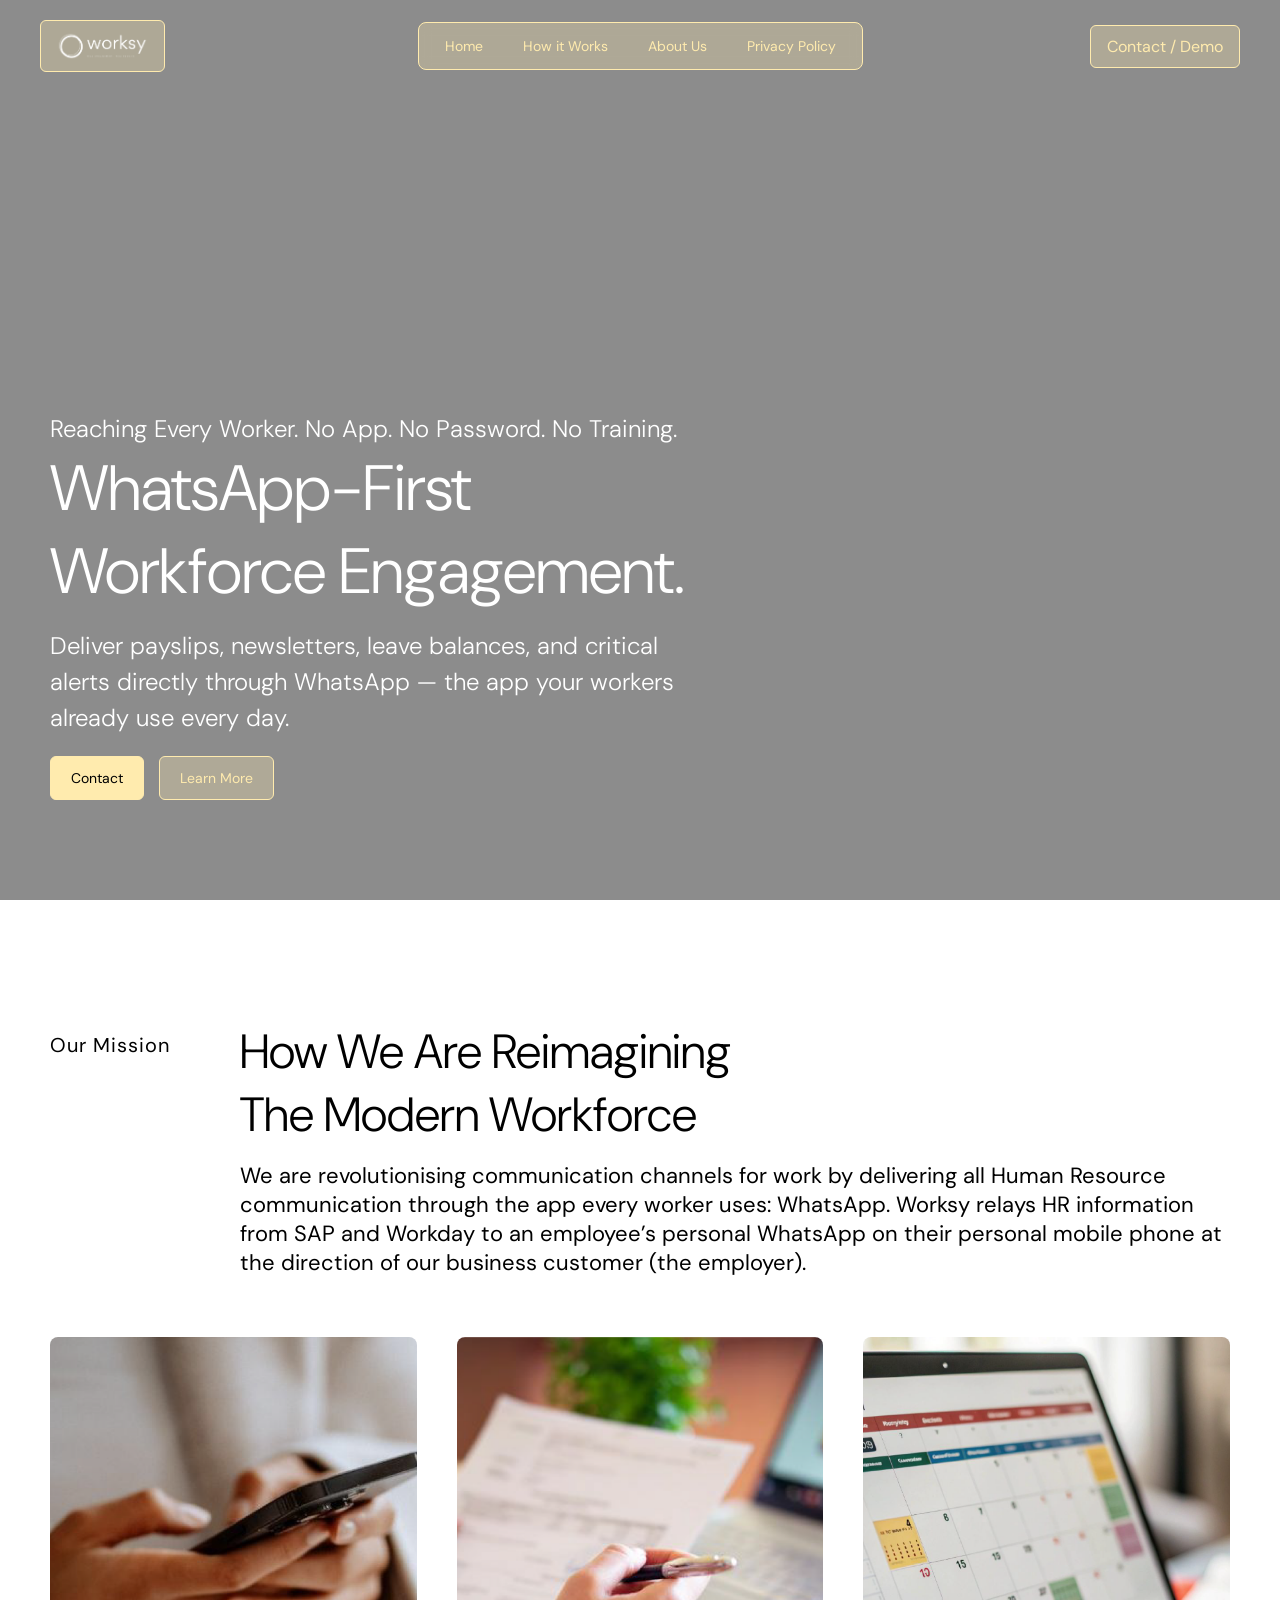
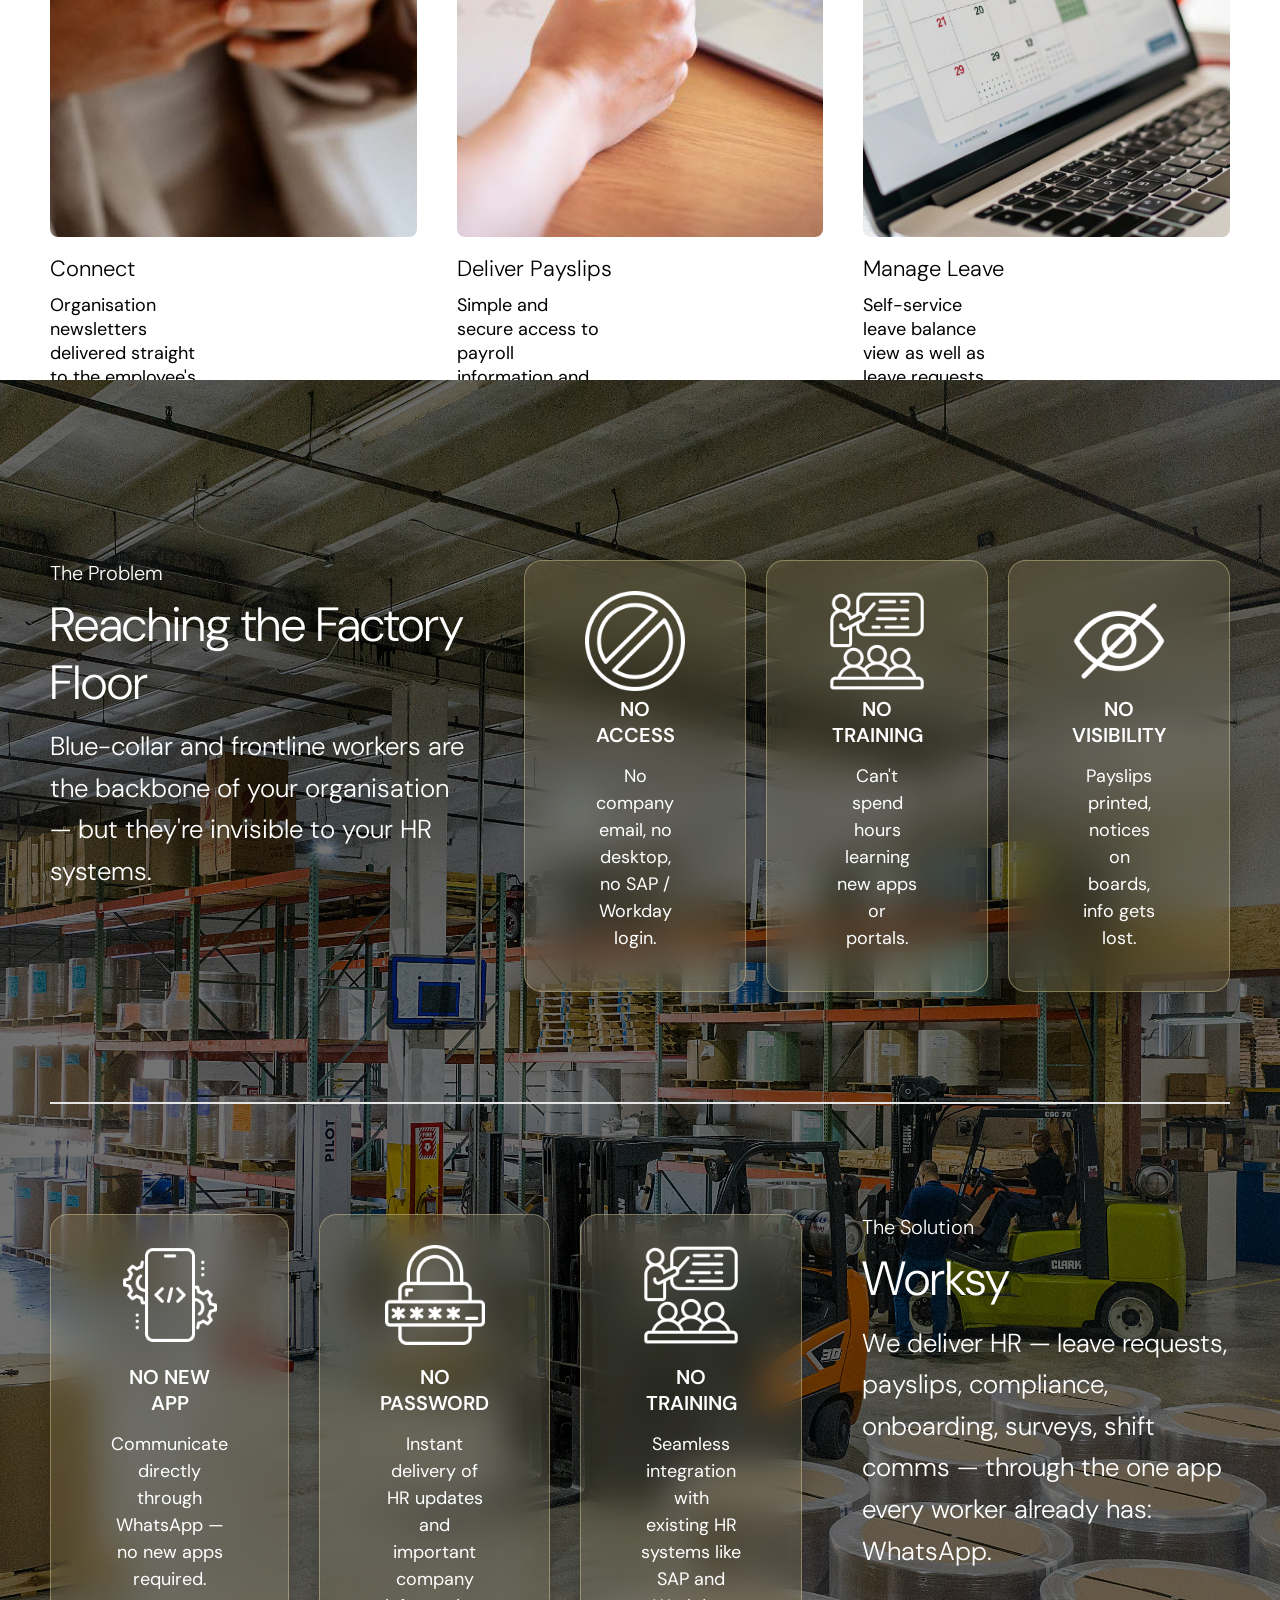
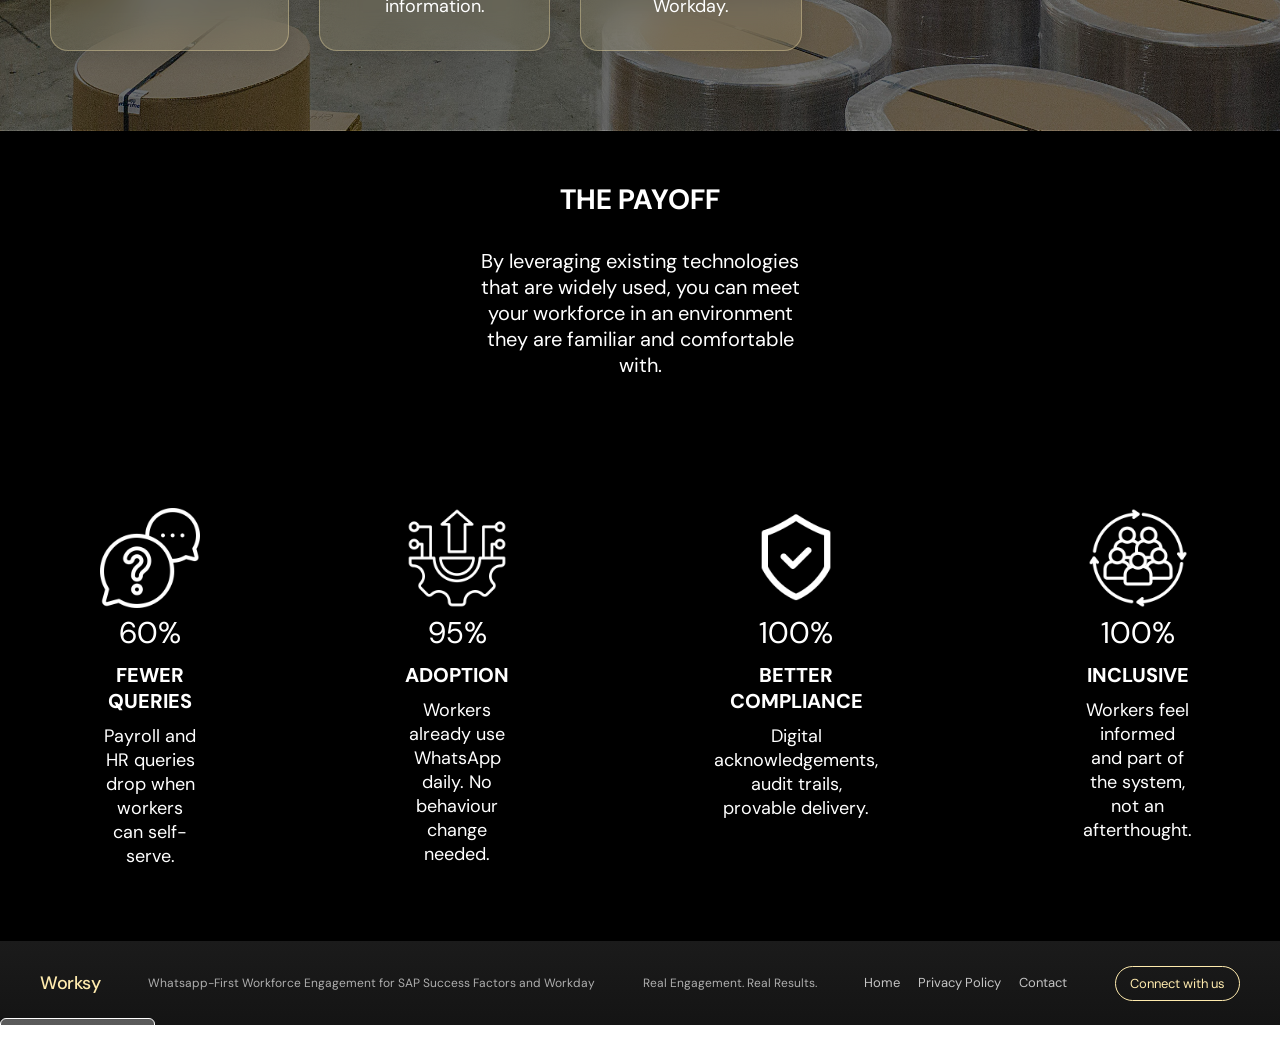
<file: index.html>
<!DOCTYPE html>
<html lang="en">
<head>
    <meta charset="UTF-8">
    <meta name="viewport" content="width=device-width, initial-scale=1.0">
    <link rel="stylesheet" href="./css/base.css">
    <link rel="icon" type="image/x-icon" href="./Logo Files/Favicons/iPhone.png">
    <title>Home</title>
</head>
<body>
  <!-- NAVBAR -->
    <header class="navbar">
        <a href="./index.html" class="logo"><img src="./Logo Files/png/White logo - no background.png" alt=""></a>

        <nav class="nav-pill">
            <a href="./index.html">Home</a>
            <a href="./howitworks.html">How it Works</a>
            <a href="./about.html">About Us</a>
            <a href="./privacypolicy.html">Privacy Policy</a>
        </nav>

        <a href="./contact.html" class="cta-btn">Contact / Demo</a>
    </header>


    <button class="menu-toggle" id="menuToggle">
        <span></span>
        <span></span>
        <span></span>
    </button>

    <!-- MOBILE FULLSCREEN MENU -->
    <div class="mobile-menu" id="mobileMenu">

        <button class="close-menu" id="closeMenu">✕</button>

        <nav class="mobile-nav">
            <a href="./index.html">Home</a>
            <a href="./howitworks.html">How it Works</a>
            <a href="./about.html">About Us</a>
            <a href="./privacypolicy.html">Privacy Policy</a>
            <a href="./contact.html">Contact / Demo</a>
        </nav>

    </div>
<!-- HERO SECTION -->
<section class="hero fade-up">

    <!-- VIDEO BACKGROUND -->
    <video autoplay muted loop playsinline class="hero-video">
        <source src="./video/4293960-uhd_3840_2160_25fps.mp4" type="video/mp4">
    </video>

    <!-- DARK OVERLAY -->
    <div class="hero-overlay"></div>

    <!-- CONTENT -->
    <div class="hero-content">
        <p>Reaching Every Worker. No App. No Password. No Training.</p>

        <h1>WhatsApp-First Workforce Engagement.</h1>

        <p>
            Deliver payslips, newsletters, leave balances, and critical alerts
            directly through WhatsApp — the app your workers already use every day.
        </p>
        
        <div class="hero-buttons">
            <a href="./contact.html" class="btn primary">Contact</a>
            <a href="./howitworks.html" class="btn secondary">Learn More</a>
        </div>
    </div>

</section>

    <!-- MISSION SECTION -->

    <section class="mission fade-up">
        <div class="mission-content">

            <p class="mission-label">Our Mission</p>

            <div class="mission-text">
                <h1>
                    How We Are Reimagining <br>
                    The Modern Workforce
                </h1>

                <p>
                We are revolutionising communication channels for work by delivering 
                all Human Resource communication through the app every worker uses: 
                WhatsApp. Worksy relays HR information from SAP and Workday to an employee’s personal 
                WhatsApp on their personal mobile phone at the direction of our business customer 
                (the employer).
                </p>
            </div>

        </div>

        <!-- NEW FEATURE BLOCK INSIDE MISSION -->
        <div class="features-container">

            <div class="feature-card">
                <img src="./420ppi/Asset 3.png" alt="">
                <h3>Connect</h3>
                <p>Organisation newsletters delivered straight to the employee's Whatsapp chat.</p>
            </div>

            <div class="feature-card">
                <img src="./420ppi/Asset 2.png" alt="">
                <h3>Deliver Payslips</h3>
                <p>Simple and secure access to payroll information and payslip downloads.</p>
            </div>

            <div class="feature-card">
                <img src="./420ppi/Asset 1.png" alt="">
                <h3>Manage Leave</h3>
                <p>Self-service leave balance view as well as leave requests with status updates.</p>
            </div>
        </div>
    </section>

    <section class="problem fade-up">

    <!-- PROBLEM ROW -->
    <div class="problem-row">
        
        <div class="problem-text">
        <p class="problem-label">The Problem</p>
        <h2>Reaching the Factory Floor</h2>
        <p class="problem-body">
            Blue-collar and frontline workers are the backbone of your organisation — but they're invisible to your HR systems.
        </p>
        </div>

        <div class="problem-grid">
        <div class="problem-item">
            <div class="icon"><img src="./icons/no-access.png" alt=""></div>
            <p class="problem-icon-text">NO ACCESS</p>
            <p class="problem-icon-mini">No company email, no desktop, no SAP / Workday login.</p>
        </div>

        <div class="problem-item">
            <div class="icon"><img src="./icons/no-training.png" alt=""></div>
            <p class="problem-icon-text">NO TRAINING</p>
            <p class="problem-icon-mini">Can't spend hours learning new apps or portals.</p>
        </div>

        <div class="problem-item">
            <div class="icon"><img src="./icons/no-visibility.png" alt=""></div>
            <p class="problem-icon-text">NO VISIBILITY</p>
            <p class="problem-icon-mini">Payslips printed, notices on boards, info gets lost.</p>
        </div>
        </div>

    </div>

    <div class="divider"></div>

    <!-- SOLUTION ROW -->
    <div class="solution">

        <div class="solution-grid">
        <div class="solution-item">
            <div class="icon"><img src="./icons/no-new-app.png" alt=""></div>
            <p class="solution-icon-text">NO NEW APP</p>
            <p class="solution-icon-mini">Communicate directly through WhatsApp — no new apps required.</p>
        </div>

        <div class="solution-item">
            <div class="icon"><img src="./icons/no-password.png" alt=""></div>
            <p class="solution-icon-text">NO PASSWORD</p>
            <p class="solution-icon-mini">Instant delivery of HR updates and important company information.</p>
        </div>

        <div class="solution-item">
            <div class="icon"><img src="./icons/no-training.png" alt=""></div>
            <p class="solution-icon-text">NO TRAINING</p>
            <p class="solution-icon-mini">Seamless integration with existing HR systems like SAP and Workday.</p>
        </div>
        </div>

        <div class="solution-text">
        <p class="solution-label">The Solution</p>
        <h2>Worksy</h2>
        <p class="solution-body">
            We deliver HR — leave requests, payslips, compliance, onboarding, surveys, shift comms — through the one app every worker already has: WhatsApp.
        </p>
        </div>

    </div>

    </section>

    <section class="payoff fade-up">
        <div class="payoff-text">
            <h2>THE PAYOFF</h2>
            <p>By leveraging existing technologies that are widely used, you can meet your workforce in an environment they are familiar and comfortable with.</p>
        </div>

        <div class="payoff-grid">

            <div class="payoff-item">
                <div class="icon"><img src="./icons/question.png" alt=""></div>
                <p class="payoff-icon-no">60%</p>
                <p class="payoff-icon-text">FEWER QUERIES</p>
                <p class="payoff-icon-mini">Payroll and HR queries drop when workers can self-serve.</p>
            </div>

            <div class="payoff-item">
                <div class="icon"><img src="./icons/adoption.png" alt=""></div>
                <p class="payoff-icon-no">95%</p>
                <p class="payoff-icon-text">ADOPTION</p>
                <p class="payoff-icon-mini">Workers already use WhatsApp daily. No behaviour change needed.</p>
            </div>

            <div class="payoff-item">
                <div class="icon"><img src="./icons/compliance.png" alt=""></div>
                <p class="payoff-icon-no">100%</p>
                <p class="payoff-icon-text">BETTER COMPLIANCE</p>
                <p class="payoff-icon-mini">Digital acknowledgements, audit trails, provable delivery.</p>
            </div>

            <div class="payoff-item">
                <div class="icon"><img src="./icons/inclusion.png" alt=""></div>
                <p class="payoff-icon-no">100%</p>
                <p class="payoff-icon-text">INCLUSIVE</p>
                <p class="payoff-icon-mini">Workers feel informed and part of the system, not an afterthought.</p>
            </div>

        </div>

        <div class="payoff-button">
            <a href="./howitworks.html" class="payoff-btn">See How It Works</a>
        </div>

    </section>


<section class="footer">

  <div class="footer-single-line">

    <div class="footer-brand">
      Worksy
    </div>

    <div class="footer-text">
      Whatsapp-First Workforce Engagement for SAP Success Factors and Workday 
    </div>

    <div class="footer-tagline">
      Real Engagement. Real Results.
    </div>

    <div class="footer-links">
      <a href="./index.html">Home</a>
      <a href="./privacypolicy.html">Privacy Policy</a>
      <a href="./contact.html">Contact</a>
    </div>

    <div class="footer-cta">
      <a href="#" class="footer-cta-btn">Connect with us</a>
    </div>

  </div>

</section>

    <script>

        const menuToggle = document.getElementById('menuToggle');
        const mobileMenu = document.getElementById('mobileMenu');
        const closeMenu = document.getElementById('closeMenu');

        menuToggle.addEventListener('click', () => {
        mobileMenu.classList.add('active');
        });

        closeMenu.addEventListener('click', () => {
        mobileMenu.classList.remove('active');
        });

    </script>
    
    </body>
</html>
</file>
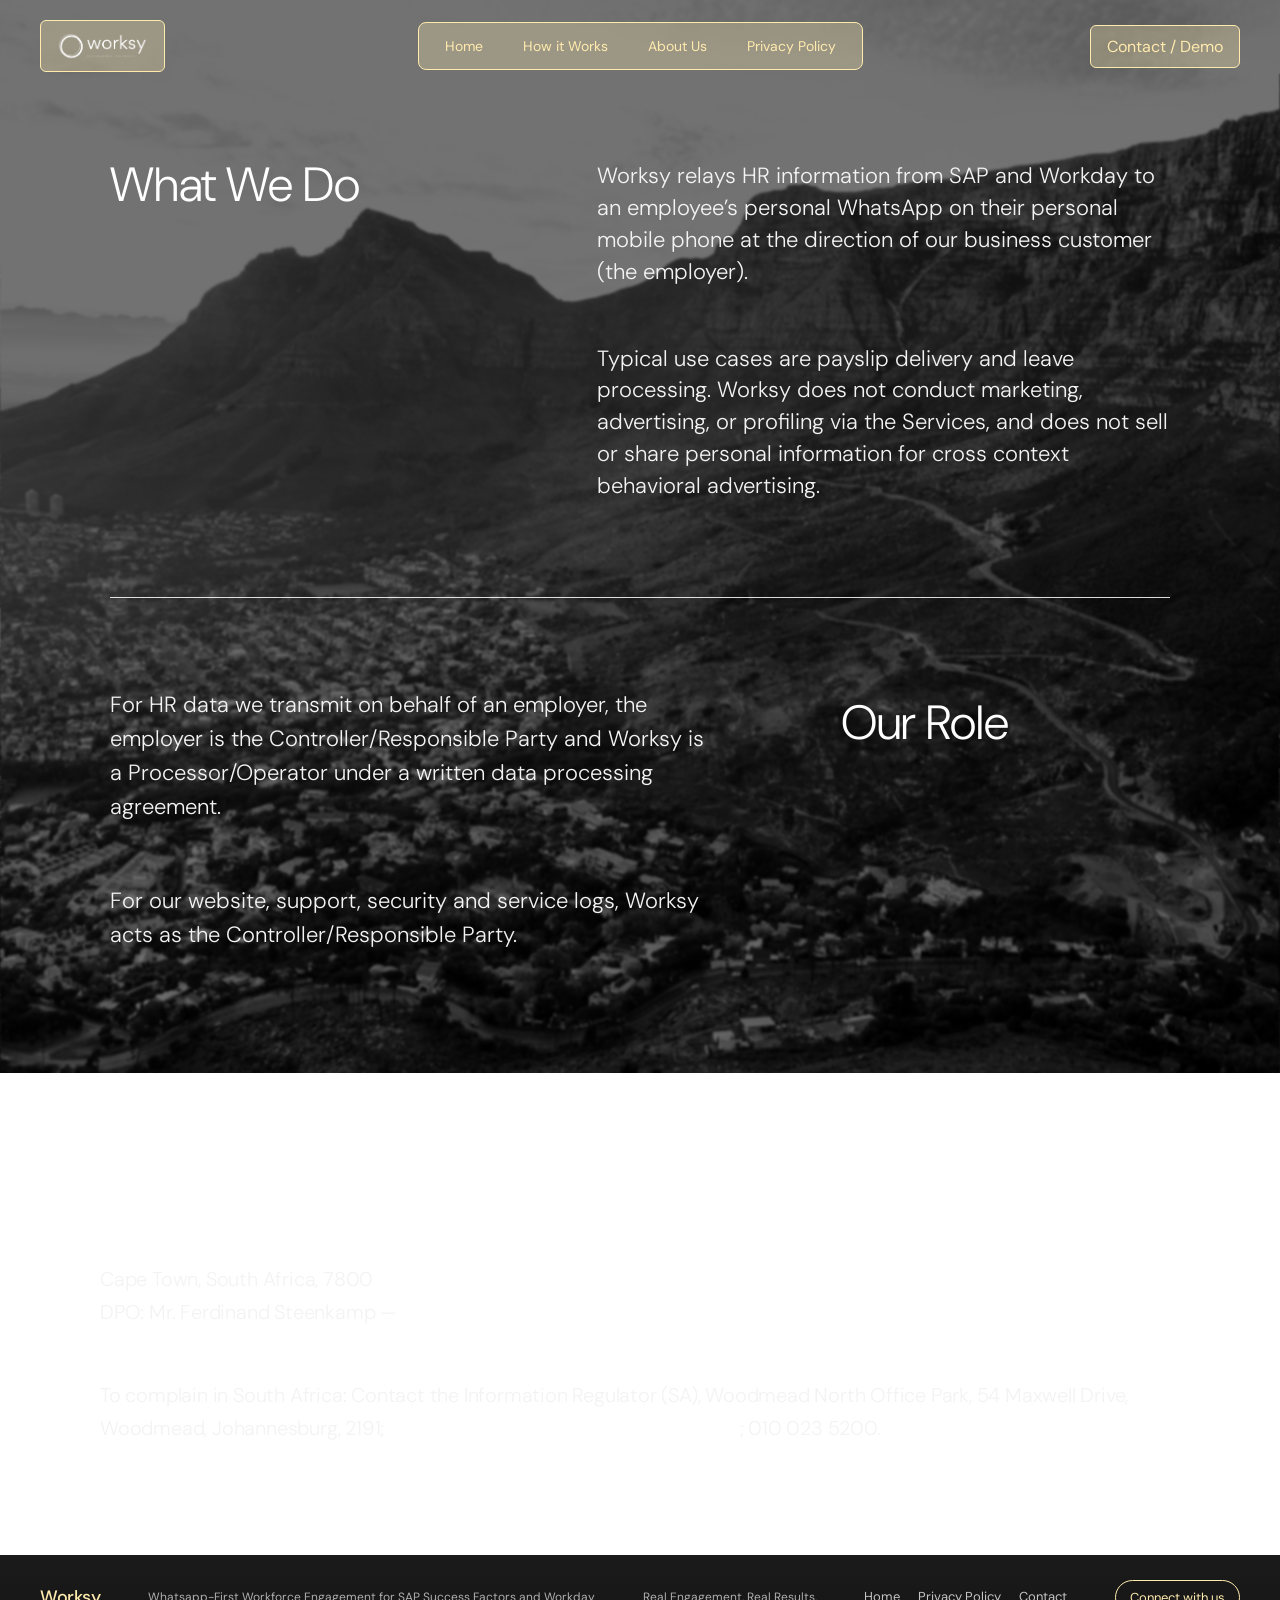
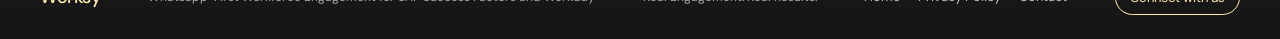
<file: about.html>
<!DOCTYPE html>
<html lang="en">
<head>
    <meta charset="UTF-8">
    <meta name="viewport" content="width=device-width, initial-scale=1.0">
    <link rel="stylesheet" href="./css/about.css">
    <link rel="icon" type="image/x-icon" href="./Logo Files/Favicons/iPhone.png">
    <title>Home</title>
</head>
<body>
  <!-- NAVBAR -->
    <header class="navbar">
        <a href="./index.html" class="logo"><img src="./Logo Files/png/White logo - no background.png" alt=""></a>

        <nav class="nav-pill">
            <a href="./index.html">Home</a>
            <a href="./howitworks.html">How it Works</a>
            <a href="./about.html">About Us</a>
            <a href="./privacypolicy.html">Privacy Policy</a>
        </nav>

        <a href="./contact.html" class="cta-btn">Contact / Demo</a>
    </header>
    <button class="menu-toggle" id="menuToggle">
        <span></span>
        <span></span>
        <span></span>
    </button>

    <!-- MOBILE FULLSCREEN MENU -->
    <div class="mobile-menu" id="mobileMenu">

        <button class="close-menu" id="closeMenu">✕</button>

        <nav class="mobile-nav">
            <a href="./index.html">Home</a>
            <a href="./howitworks.html">How it Works</a>
            <a href="./about.html">About Us</a>
            <a href="./privacypolicy.html">Privacy Policy</a>
            <a href="./contact.html">Contact / Demo</a>
        </nav>

    </div>

    <section class="what-we-do" class="what-we-do fade-up">

  <!-- BACKGROUND -->
  <img 
    src="./photos/whatwedo.jpg" 
    alt="" 
    class="what-we-do-bg"
  >

  <!-- OVERLAY -->
  <div class="what-we-do-overlay"></div>

  <!-- CONTENT -->
  <div class="what-we-do-content">

    <!-- TOP -->
    <div class="top-grid">

      <div>
        <h2 class="section-title">
          What We Do
        </h2>
      </div>

      <div class="top-text fade-up fade-delay-1">

        <p>
          Worksy relays HR information from SAP and Workday to an employee’s
          personal WhatsApp on their personal mobile phone at the
          direction of our business customer (the employer).
        </p>

        <p>
          Typical use cases are payslip delivery and leave processing.
          Worksy does not conduct marketing, advertising, or profiling
          via the Services, and does not sell or share personal
          information for cross context behavioral advertising.
        </p>

      </div>

    </div>

    <!-- LINE -->
    <div class="divider"></div>

    <!-- BOTTOM -->
    <div class="bottom-grid">

      <div class="bottom-left fade-up fade-delay-2">

        <p>
          For HR data we transmit on behalf of an employer, the employer
          is the Controller/Responsible Party and Worksy is a
          Processor/Operator under a written data processing agreement.
        </p>

        <p>
          For our website, support, security and service logs, Worksy acts
          as the Controller/Responsible Party.
        </p>

      </div>

      <div class="bottom-right">

        <h2 class="role-title fade-up fade-delay-3">
          Our Role
        </h2>

      </div>

    </div>

  </div>

</section>


<section class="contact-section" class="contact-section fade-up">

  <div class="contact-container">

    <!-- TITLE -->

    <h2 class="contact-title">
      Contact Us
    </h2>

    <!-- BLOCK 1 -->

    <div class="contact-block">

      <p>
        Cape Town, South Africa, 7800
        <br>
        DPO: Mr. Ferdinand Steenkamp —

        <a href="mailto:Ferdi@worksynow.com">
          Ferdi@worksynow.com
        </a>

      </p>

    </div>

    <!-- BLOCK 2 -->

    <div class="contact-block">

      <p>
        To complain in South Africa: Contact the Information
        Regulator (SA), Woodmead North Office Park,
        54 Maxwell Drive, Woodmead, Johannesburg, 2191;

        <a href="mailto:POPIAComplaints@inforegulator.org.za">
          POPIAComplaints@inforegulator.org.za
        </a>;

        010 023 5200.
      </p>

    </div>

  </div>

</section>

<section class="footer">

  <div class="footer-single-line">

    <div class="footer-brand">
      Worksy
    </div>

    <div class="footer-text">
      Whatsapp-First Workforce Engagement for SAP Success Factors and Workday
    </div>

    <div class="footer-tagline">
      Real Engagement. Real Results.
    </div>

    <div class="footer-links">
      <a href="./index.html">Home</a>
      <a href="./privacypolicy.html">Privacy Policy</a>
      <a href="./contact.html">Contact</a>
    </div>

    <div class="footer-cta">
      <a href="#" class="footer-cta-btn">Connect with us</a>
    </div>

  </div>

</section>

     <script>

        const menuToggle = document.getElementById('menuToggle');
        const mobileMenu = document.getElementById('mobileMenu');
        const closeMenu = document.getElementById('closeMenu');

        menuToggle.addEventListener('click', () => {
        mobileMenu.classList.add('active');
        });

        closeMenu.addEventListener('click', () => {
        mobileMenu.classList.remove('active');
        });

    </script>

    </body>
</html>
</file>
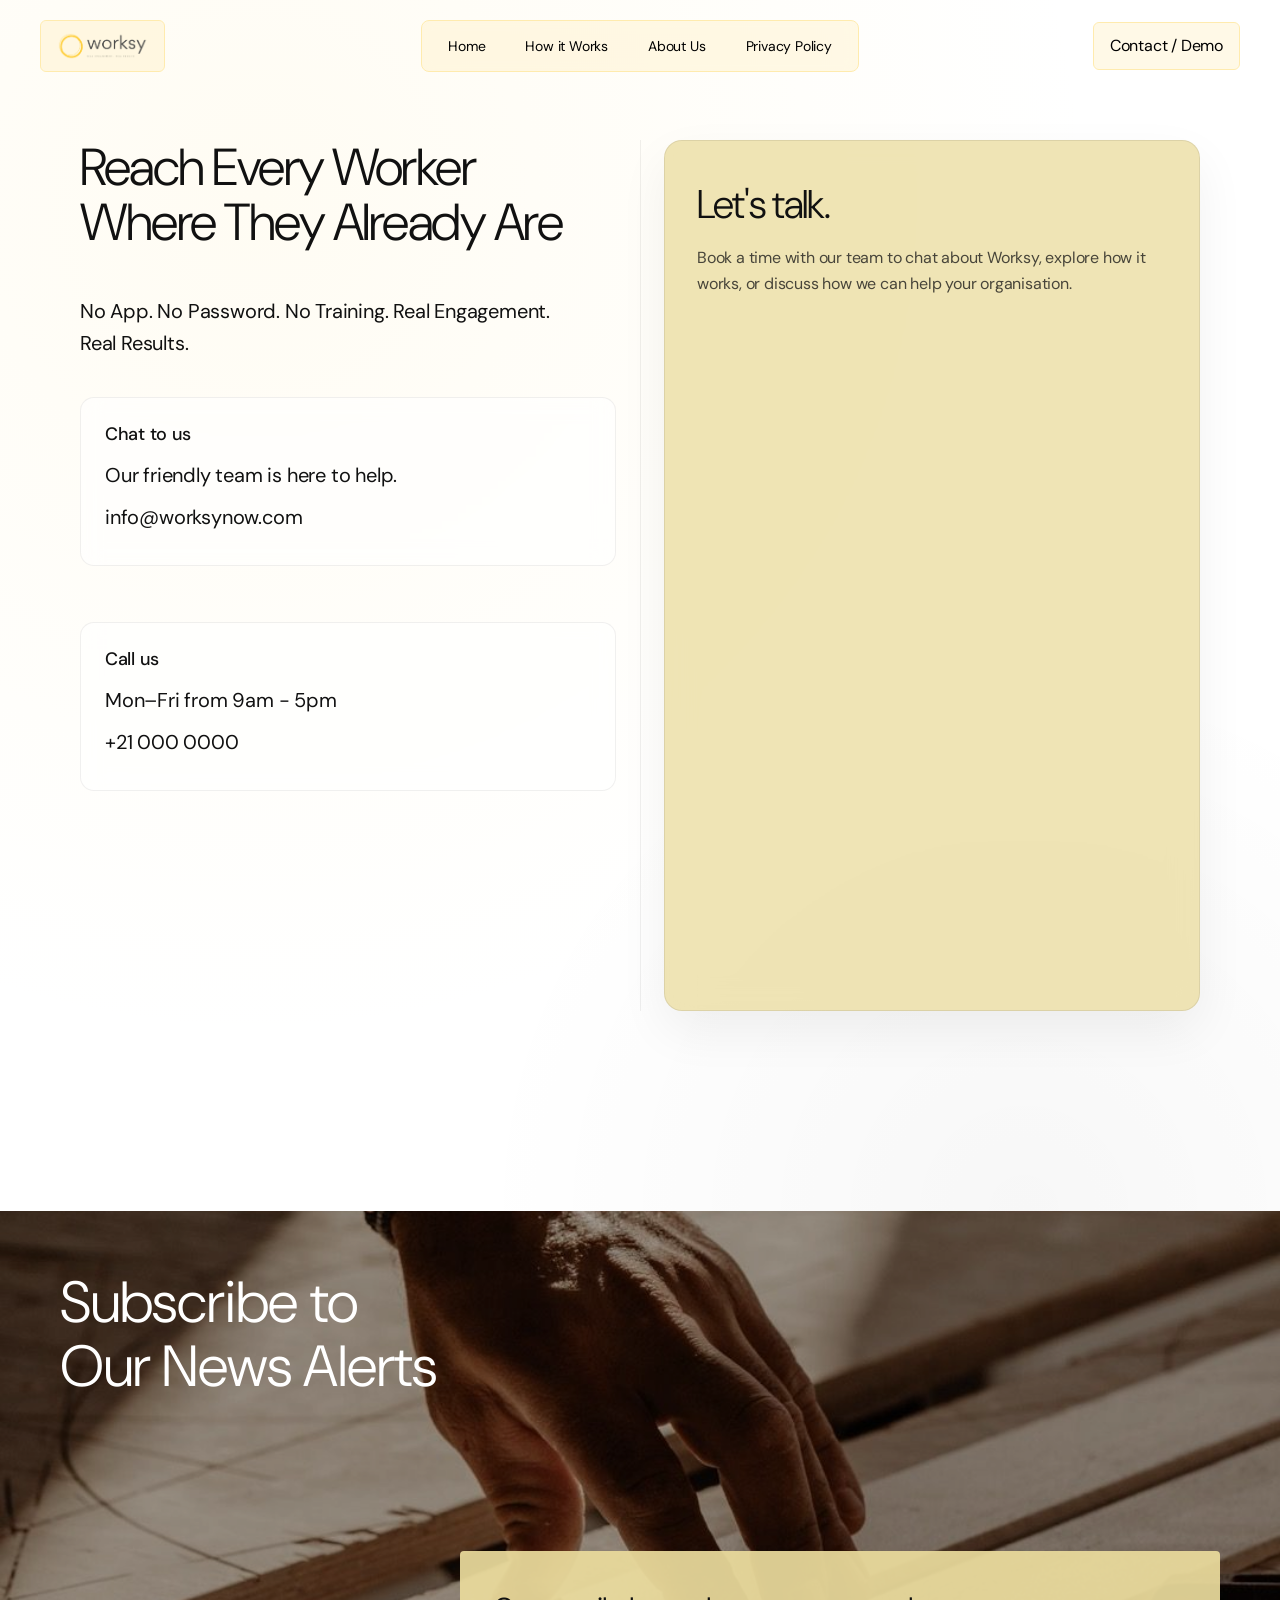
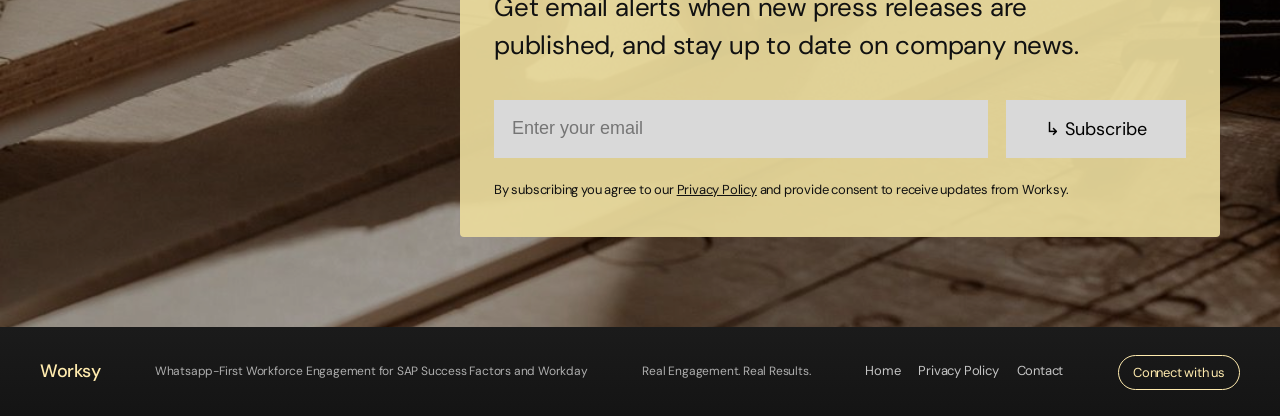
<file: contact.html>
<!DOCTYPE html>
<html lang="en">
<head>
    <meta charset="UTF-8">
    <meta name="viewport" content="width=device-width, initial-scale=1.0">
    <link rel="stylesheet" href="./css/contact.css">
    <link rel="icon" type="image/x-icon" href="./Logo Files/Favicons/iPhone.png">
    <title>Home</title>
</head>
<body>
  <!-- NAVBAR -->
  <header class="navbar">
    <a href="./index.html" class="logo"><img src="./Logo Files/png/Color logo - no background.png" alt=""></a>

    <nav class="nav-pill">
        <a href="./index.html">Home</a>
        <a href="./howitworks.html">How it Works</a>
        <a href="./about.html">About Us</a>
        <a href="./privacypolicy.html">Privacy Policy</a>
    </nav>

    <a href="./contact.html" class="cta-btn">Contact / Demo</a>
</header>
  <button class="menu-toggle" id="menuToggle">
    <span></span>
    <span></span>
    <span></span>
  </button>
    <!-- MOBILE FULLSCREEN MENU -->
  <div class="mobile-menu" id="mobileMenu">

      <button class="close-menu" id="closeMenu">✕</button>

      <nav class="mobile-nav">
          <a href="./index.html">Home</a>
          <a href="./howitworks.html">How it Works</a>
          <a href="./about.html">About Us</a>
          <a href="./privacypolicy.html">Privacy Policy</a>
          <a href="./contact.html">Contact / Demo</a>
      </nav>

  </div>

    <section class="contact-page">

    <div class="contact-layout">

    <!-- LEFT -->

    <div class="contact-left">

      <h1 class="reveal">
        Reach Every Worker
        Where They Already Are
      </h1>

      <p class="intro reveal delay-1">
        No App. No Password. No Training.
        Real Engagement. Real Results.
      </p>

      <div class="contact-info-block">

        <h3 class="reveal">Chat to us</h3>

        <p class="intro reveal delay-1">
          Our friendly team is here to help.
        </p>

        <p class="intro reveal delay-1">

          <a href="mailto:info@worksynow.com">
            info@worksynow.com
          </a>
        </p>

      </div>

      <div class="contact-info-block reveal delay-2">

        <h3 class="reveal">Call us</h3>

        <p class="intro reveal delay-1">Mon–Fri from 9am - 5pm</p>

        <p class="intro reveal delay-1">+21 000 0000</p>

      </div>

    </div>

    <!-- RIGHT FORM -->

    <!-- RIGHT SIDE: CALENDLY BOOKING -->

    <div class="calendly-box">

      <h2>Let's talk.</h2>

      <p class="calendly-intro">
        Book a time with our team to chat about Worksy,
        explore how it works, or discuss how we can help
        your organisation.
      </p>

      <!-- CALENDLY EMBED -->

      <div
        class="calendly-inline-widget"
        data-url="https://calendly.com/YOUR-USERNAME/YOUR-EVENT?hide_gdpr_banner=1"
        style="min-width: 280px; height: 650px;"
      ></div>

    </div>

    <!-- LOAD CALENDLY WIDGET -->

    <script
      src="https://assets.calendly.com/assets/external/widget.js"
      async
      type="text/javascript">
    </script>

  </section>

<!-- ====================================
     NEWSLETTER SECTION
==================================== -->

<section class="newsletter-section">

  <!-- BACKGROUND IMAGE -->

  <img
    src="./photos/eef8164981c4f53e7f485c00cc236354.jpg"
    alt=""
    class="newsletter-bg"
  >

  <div class="newsletter-overlay"></div>

  <!-- CONTENT -->

  <div class="newsletter-content">

    <!-- LEFT -->

    <h2 class="newsletter-title reveal">
      Subscribe to Our
      News Alerts
    </h2>

    <!-- RIGHT BOX -->

    <div class="subscribe-box reveal delay-2">

      <h3>
        Get email alerts when new press releases are
        published, and stay up to date on company news.
      </h3>

      <!-- SUBSCRIBE FORM -->

      <!-- 
        Replace YOUR_EMAIL@example.com
        with your real email address
      -->

      <form
        class="subscribe-form"
        action="https://formsubmit.co/YOUR_EMAIL@example.com"
        method="POST"
      >

        <input type="hidden" name="_captcha" value="false">

        <input type="hidden" name="_subject" value="New Newsletter Subscription">

        <input
          type="email"
          name="subscriber_email"
          placeholder="Enter your email"
          required
        >

        <button type="submit">
          ↳ Subscribe
        </button>

      </form>

      <p class="privacy-note">
        By subscribing you agree to our
        <a href="./privacypolicy.html">Privacy Policy</a>
        and provide consent to receive updates from Worksy.
      </p>

    </div>

  </div>

</section>

<section class="footer">

  <div class="footer-single-line">

    <div class="footer-brand">
      Worksy
    </div>

    <div class="footer-text">
      Whatsapp-First Workforce Engagement for SAP Success Factors and Workday
    </div>

    <div class="footer-tagline">
      Real Engagement. Real Results.
    </div>

    <div class="footer-links">
      <a href="./index.html">Home</a>
      <a href="./privacypolicy.html">Privacy Policy</a>
      <a href="./contact.html">Contact</a>
    </div>

    <div class="footer-cta">
      <a href="#" class="footer-cta-btn">Connect with us</a>
    </div>

  </div>

</section>


<script>
const menuToggle = document.getElementById('menuToggle');
const mobileMenu = document.getElementById('mobileMenu');
const closeMenu = document.getElementById('closeMenu');

menuToggle.addEventListener('click', () => {
  mobileMenu.classList.add('active');
  document.body.style.overflow = 'hidden'; // prevent scroll
});

closeMenu.addEventListener('click', () => {
  mobileMenu.classList.remove('active');
  document.body.style.overflow = '';
});

// close when clicking a link
document.querySelectorAll('.mobile-nav a').forEach(link => {
  link.addEventListener('click', () => {
    mobileMenu.classList.remove('active');
    document.body.style.overflow = '';
  });
});
</script>

    <script>
const reveals = document.querySelectorAll('.reveal');

const observer = new IntersectionObserver((entries) => {

  entries.forEach(entry => {

    if (entry.isIntersecting) {
      entry.target.classList.add('active');
    }

  });

}, {
  threshold: 0.15
});

reveals.forEach(el => observer.observe(el));
</script>
    </body>
    </html>
</file>
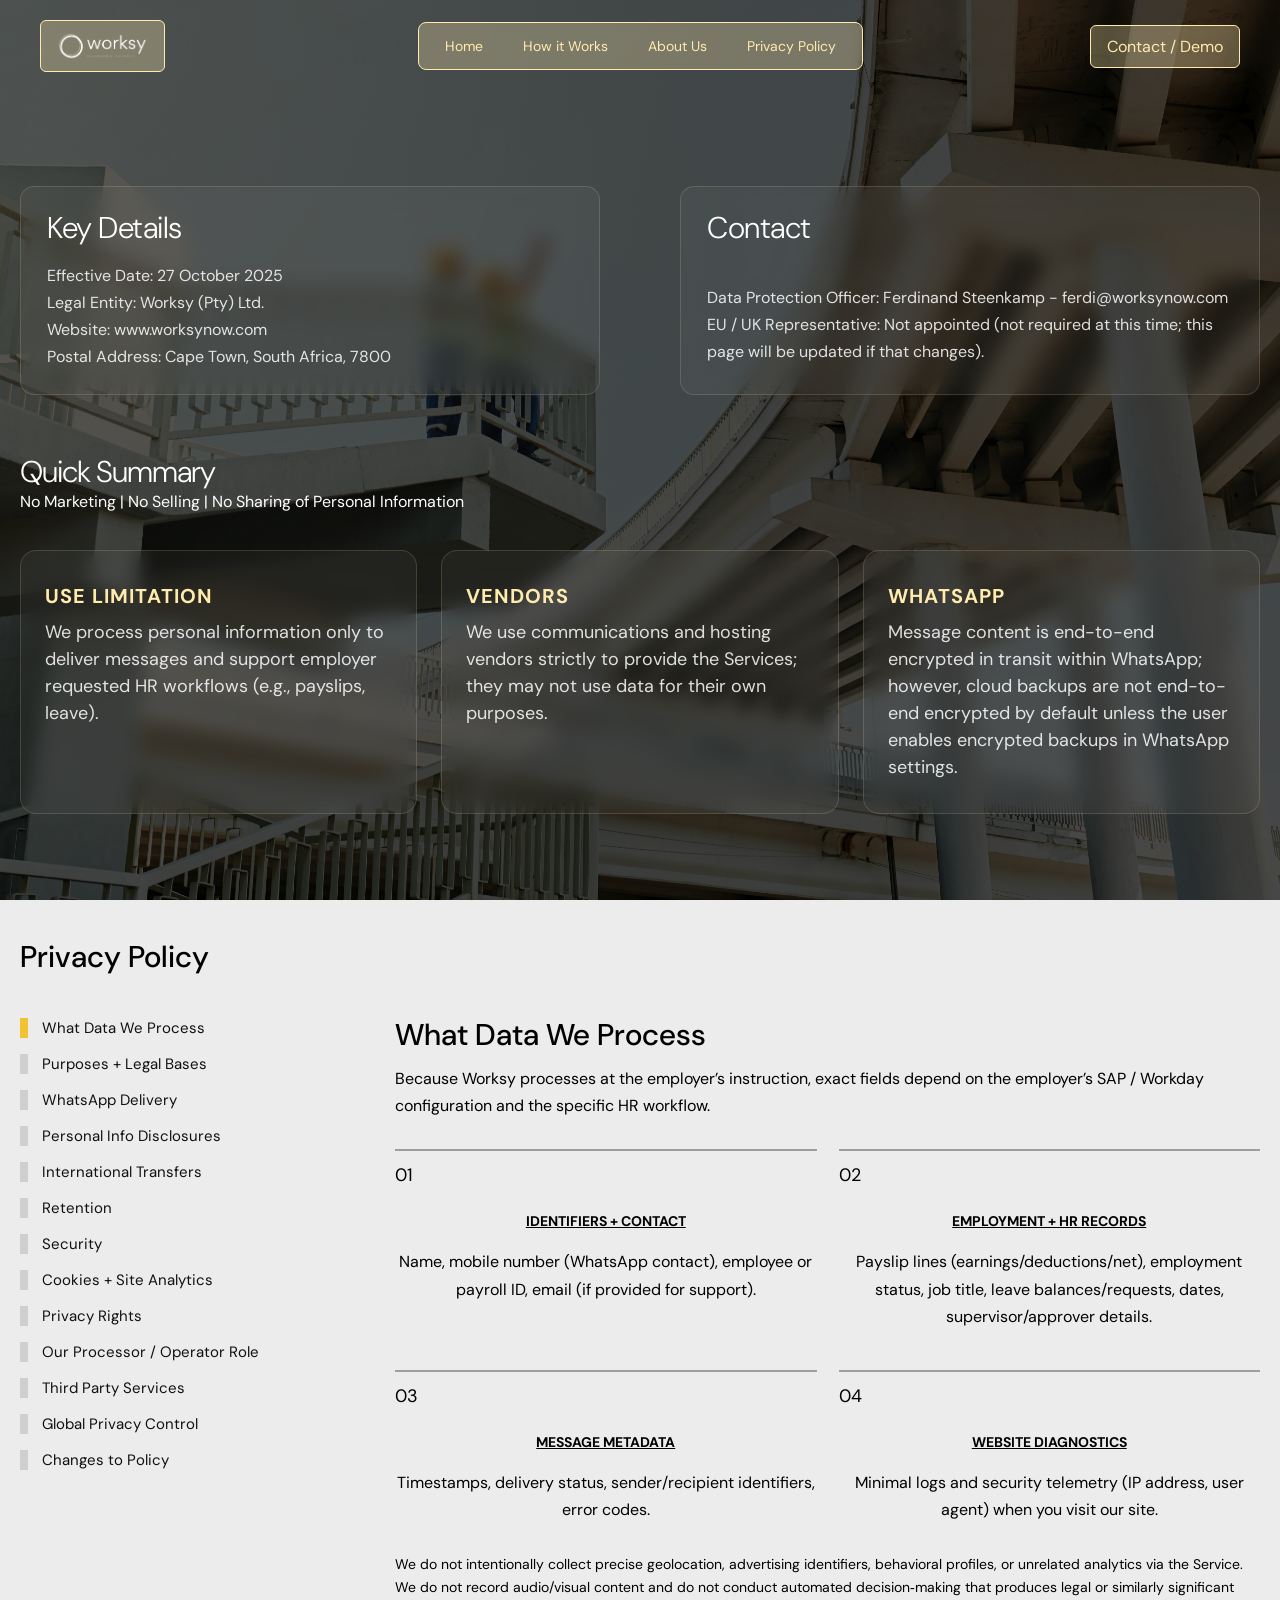
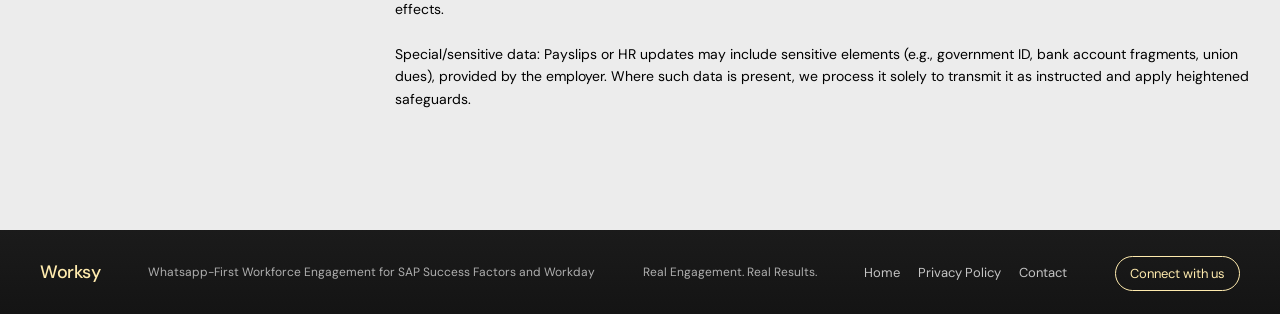
<file: privacypolicy.html>
<!DOCTYPE html>
<html lang="en">
<head>
    <meta charset="UTF-8">
    <meta name="viewport" content="width=device-width, initial-scale=1.0">
    <link rel="stylesheet" href="./css/privacypolicy.css">
    <link rel="icon" type="image/x-icon" href="./Logo Files/Favicons/iPhone.png">
    <title>Home</title>
</head>
<body>
  <!-- NAVBAR -->

  <header class="navbar">
    <a href="./index.html" class="logo"><img src="./Logo Files/png/White logo - no background.png" alt=""></a>

    <nav class="nav-pill">
        <a href="./index.html">Home</a>
        <a href="./howitworks.html">How it Works</a>
        <a href="./about.html">About Us</a>
        <a href="./privacypolicy.html">Privacy Policy</a>
    </nav>

    <a href="./contact.html" class="cta-btn">Contact / Demo</a>
</header>
  <button class="menu-toggle" id="menuToggle">
    <span></span>
    <span></span>
    <span></span>
  </button>
    <!-- MOBILE FULLSCREEN MENU -->
  <div class="mobile-menu" id="mobileMenu">

      <button class="close-menu" id="closeMenu">✕</button>

      <nav class="mobile-nav">
          <a href="./index.html">Home</a>
          <a href="./howitworks.html">How it Works</a>
          <a href="./about.html">About Us</a>
          <a href="./privacypolicy.html">Privacy Policy</a>
          <a href="./contact.html">Contact / Demo</a>
      </nav>

  </div>

<section class="policy-hero">

  <img src="./photos/infrastructure.jpg" class="policy-bg" alt="">
  <div class="policy-overlay"></div>

  <div class="policy-content">

    <div class="top-info">

      <div>
        <h2 class="reveal">Key Details</h2>

        <p class="reveal">
          Effective Date: 27 October 2025<br>
          Legal Entity: Worksy (Pty) Ltd.<br>
          Website: www.worksynow.com<br>
          Postal Address: Cape Town, South Africa, 7800
        </p>
      </div>

      <div>
        <h2 class="reveal">Contact</h2>
        <p style="margin-top:40px;" class="reveal">

          Data Protection Officer:
          Ferdinand Steenkamp -
          ferdi@worksynow.com<br>

          EU / UK Representative:
          Not appointed (not required at this time;
          this page will be updated if that changes).
        </p>
      </div>

    </div>

    <div class="summary-title reveal">
      Quick Summary
    </div>

    <div class="summary-sub reveal">
      No Marketing | No Selling | No Sharing of Personal Information
    </div>

    <div class="summary-cards">

      <div class="summary-card reveal">
        <h3>Use Limitation</h3>

        <p class="reveal">
          We process personal information
          only to deliver messages and
          support employer requested HR
          workflows (e.g., payslips, leave).
        </p>
      </div>

      <div class="summary-card reveal">
        <h3>Vendors</h3>

        <p class="reveal">
          We use communications and
          hosting vendors strictly to provide
          the Services; they may not use
          data for their own purposes.
        </p>
      </div>

      <div class="summary-card reveal">
        <h3>WhatsApp</h3>

        <p class="reveal">
          Message content is end-to-end
          encrypted in transit within
          WhatsApp; however, cloud backups
          are not end-to-end encrypted by
          default unless the user enables
          encrypted backups in WhatsApp settings.
        </p>
      </div>

    </div>

  </div>

</section>

<!-- ====================================
     PRIVACY SECTION
==================================== -->

<section class="privacy-section">

  <h2 class="privacy-title reveal">
    Privacy Policy
  </h2>

  <div class="privacy-layout">

    <!-- NAV -->

    <div class="privacy-nav">

      <div class="nav-item active" data-tab="tab1">
        <div class="nav-indicator"></div>
        <span>What Data We Process</span>
      </div>

      <div class="nav-item" data-tab="tab2">
        <div class="nav-indicator"></div>
        <span>Purposes + Legal Bases</span>
      </div>

      <div class="nav-item" data-tab="tab3">
        <div class="nav-indicator"></div>
        <span>WhatsApp Delivery</span>
      </div>

      <div class="nav-item" data-tab="tab4">
        <div class="nav-indicator"></div>
        <span>Personal Info Disclosures</span>
      </div>

      <div class="nav-item" data-tab="tab5">
        <div class="nav-indicator"></div>
        <span>International Transfers</span>
      </div>

      <div class="nav-item" data-tab="tab6">
        <div class="nav-indicator"></div>
        <span>Retention</span>
      </div>

      <div class="nav-item" data-tab="tab7">
        <div class="nav-indicator"></div>
        <span>Security</span>
      </div>

        <div class="nav-item" data-tab="tab8">
            <div class="nav-indicator"></div>
            <span>Cookies + Site Analytics</span>
      </div>
        
      <div class="nav-item" data-tab="tab9">
            <div class="nav-indicator"></div>
            <span>Privacy Rights</span>
      </div>

        <div class="nav-item" data-tab="tab10">
            <div class="nav-indicator"></div>
            <span>Our Processor / Operator Role</span>
      </div>

    <div class="nav-item" data-tab="tab11">
            <div class="nav-indicator"></div>
            <span>Third Party Services</span>
      </div>

      <div class="nav-item" data-tab="tab12">
            <div class="nav-indicator"></div>
            <span>Global Privacy Control</span>
      </div>
      
      <div class="nav-item" data-tab="tab13">
            <div class="nav-indicator"></div>
            <span>Changes to Policy</span>
      </div>
    </div>


    <!-- CONTENT -->

    <div class="privacy-content">

      <!-- TAB 1 -->

      <div class="content-panel active" id="tab1">

        <h2>What Data We Process</h2>

        <p class="intro reveal">
        Because Worksy processes at the employer’s instruction, exact fields depend on the employer’s SAP / Workday configuration and the specific HR workflow. 
        </p>

        <div class="policy-grid">

          <div class="policy-box reveal">
            <div class="policy-number">01</div>

            <h3 class="reveal">IDENTIFIERS + CONTACT</h3>

            <p class="reveal">
            Name, mobile number (WhatsApp contact), employee or payroll ID, email (if provided for support).
            </p>
          </div>

          <div class="policy-box reveal">
            <div class="policy-number">02</div>

            <h3 class="reveal">EMPLOYMENT + HR RECORDS</h3>

            <p class="reveal">
              Payslip lines (earnings/deductions/net), employment status, job title, leave balances/requests, dates, supervisor/approver details.
            </p>
          </div>

          <div class="policy-box reveal">
            <div class="policy-number">03</div>

            <h3 class="reveal">MESSAGE METADATA</h3>

            <p class="reveal">
              Timestamps, delivery status, sender/recipient identifiers, error codes.
            </p>
          </div>

          <div class="policy-box reveal">
            <div class="policy-number">04</div>

            <h3 class="reveal">WEBSITE DIAGNOSTICS</h3>

            <p class="reveal">
              Minimal logs and security telemetry (IP address, user agent) when you visit our site.
            </p>
          </div>

        </div>
        <p class="outro reveal">
        We do not intentionally collect precise geolocation, advertising identifiers, behavioral profiles, or unrelated analytics via the Service. We do not record audio/visual content and do not conduct automated decision‑making that produces legal or similarly significant effects.
<br><br>
Special/sensitive data: Payslips or HR updates may include sensitive elements (e.g., government ID, bank account fragments, union dues), provided by the employer. Where such data is present, we process it solely to transmit it as instructed and apply heightened safeguards.
        </p>

      </div>

      <!-- TAB 2 -->

      <div class="content-panel" id="tab2">

        <h2 class="reveal">Purposes + Legal Bases</h2>

        <p class="intro reveal">
          No marketing: We do not send marketing via the Service, 
          and we do not run advertising<br> or analytics that profile workers.
        </p>

        <div class="compliance-grid">

            <!-- LEFT COLUMN -->
        <div class="compliance-column">

          <div class="compliance-block">
            <p class="reveal">
              Service delivery (core): receive HR payloads from the employer’s SAP
              and deliver securely to the employee’s WhatsApp, process leave flows,
              and provide confirmations/status to the employer.
            </p>

            <h3 class="reveal">GDPR LEGAL BASES</h3>

            <div class="line"></div>

            <p class="reveal">
              Performance of a contract (with the employer) and legitimate interests
              (secure, reliable delivery) as a processor; for our own security logs
              as controller, legitimate interests and legal obligation.
            </p>

            <h3 class="reveal">POPIA</h3>

            <div class="line"></div>

            <p class="reveal">
              Processing is lawful and minimal to fulfill the employer’s mandate;
              operators must process with knowledge/authorization and apply
              appropriate security.
            </p>
          </div>

        </div>

        <!-- ARROWS -->
        <div class="arrow-column">
          <div class="arrow">→</div>
          <div class="arrow">→</div>
        </div>

        <!-- RIGHT COLUMN -->
        <div class="compliance-column">

          <div class="compliance-block">
            <p class="reveal">
              Support, security & compliance: logging, fraud/abuse prevention,
              incident response, audits, and legal compliance.
            </p>

            <h3 class="reveal">GDPR</h3>

            <div class="line"></div>

            <p class="reveal">
              Legitimate interests; legal obligation.
            </p>

            <h3 class="reveal">POPIA</h3>

            <div class="line"></div>

            <p class="reveal">
              Security safeguard and accountability duties.
            </p>
          </div>

        </div>

      </div>
      </div>

      <!-- TAB 3 -->

      <div class="content-panel" id="tab3">

        <h2 class="reveal">WhatsApp Delivery</h2>

        <div class="info-buttons-wrapper">

          <div class="info-card">
            <h3 class="reveal">End‑to‑end encryption</h3>
            <p class="reveal">
              WhatsApp messages are end-to-end encrypted; Worksy cannot read message content once handed off to WhatsApp.
            </p>
          </div>

          <div class="info-card">
            <h3 class="reveal">Backups</h3>
            <p class="reveal">
              Cloud backups (iCloud/Google Drive) are not end‑to‑end encrypted by default; 
              users should enable “End‑to‑end encrypted backup” in WhatsApp: Settings → Chats → Chat Backup → End‑to‑end 
              encrypted backup.
            </p>
          </div>

          <div class="info-card">
            <h3 class="reveal">Device practices</h3>
            <p class="reveal">
              Set a device screen lock/biometric, keep OS/WhatsApp updated, and avoid forwarding HR messages.
            </p>
          </div>

            <p class="whatsapp reveal">
            Scope boundary: HR data stored on the employee’s personal device/cloud 
            is outside Worksy’s control. We relay content securely; storage thereafter is 
            governed by the user’s device/app settings and WhatsApp’s policies.
            </p>
        </div>

      </div>

      <!-- TAB 4 -->

      <div class="content-panel" id="tab4">

        <h2 class="reveal">Personal Info Disclosures</h2>

        <p class="intro reveal">
        We do not sell or share personal information for cross‑context behavioral advertising.
        </p>

        <h3>Employers (Controllers)</h3>
        <p class="intro reveal">To provide status, confirmations, and audit evidence they request.</p>

        <h3>Vendors / Processors</h3>
        <p class="intro reveal">Secure hosting, logging/monitoring, and communications providers 
          (e.g., messaging platforms and telecommunications carriers) strictly 
          for message delivery; contractual terms prohibit use for independent purposes.</p>
        
        <h3 class="reveal">Legal and Safety</h3>
        <p class="reveal">If required by law or to protect rights, safety, and integrity of the Services.</p>

      </div>

      <!-- TAB 5 -->

      <div class="content-panel" id="tab5">

        <h2 class="reveal">International Transfers</h2>

        <p class="intro reveal">
          Under POPIA (South Africa): If personal information is transferred 
          outside South Africa, Worksy (as operator) supports the employer (responsible party) 
          to ensure a lawful mechanism under POPIA s72 (e.g., adequate protection in the recipient 
          country, contractual safeguards, or data subject consent).

          <br>
          <br>
          Under GDPR/UK GDPR: Where EU/UK data are processed in or accessed from South Africa 
          or the United States, Worksy uses the European Commission Standard Contractual Clauses (SCCs) 
          (and the UK Addendum/IDTA) plus appropriate supplementary measures.
        </p>

      </div>

      <!-- TAB 6 -->

      <div class="content-panel" id="tab6">

        <h2 class="reveal">Retention</h2>

        <p class="intro reveal">
          Message payloads (content): retained only transiently 
          for delivery/retries and troubleshooting, then automatically 
          deleted within 72 hours (configurable per customer contract).
        </p>

        <p class="intro reveal">
          Delivery metadata & security logs: retained for 12 months 
          to evidence delivery, defend legal claims, and ensure service stability.
        </p>

        <p class="intro reveal">
          Website logs: 30 days unless needed longer for security.
        </p>

        <p class="intro reveal">
          Where law requires longer retention (e.g., tax/audit) we keep 
          only what’s necessary, then delete or properly anonymize.
        </p>


      </div>

      <!-- TAB 7 -->

      <div class="content-panel" id="tab7">

        <h2 class="reveal">Security</h2>

        <p class="intro reveal">
        We implement administrative, technical, and physical safeguards 
        appropriate to the risks, including encryption in transit, hardened 
        infrastructure, access controls (least privilege), monitoring, and employee training. 
        <br>
        <br>
        No method is 100% secure; customers should maintain appropriate HR security policies
        and employee guidance (e.g., WhatsApp backup encryption, device locks).
        </p>

      </div>

      <!-- TAB 8 -->

      <div class="content-panel" id="tab8">

        <h2 class="reveal">Cookies  + Site Analytics</h2>

        <p class="intro reveal">
        Our Service (WhatsApp workflows) does not use advertising cookies. 
        Our website may use strictly necessary and limited analytics cookies 
        to operate and understand site performance. Where required by law 
        (e.g., EU/UK), we obtain consent through a cookie banner before setting 
        non‑essential cookies.
        </p>

      </div>

      <!-- TAB 9 -->

      <div class="content-panel" id="tab9">

        <h2 class="reveal">Privacy Rights</h2>

        <p class="intro reveal">
        South Africa (POPIA): Data subjects have rights to be informed, 
        access, correct, object to processing, and request deletion 
        (subject to legal limitations). You may also lodge a complaint 
        with the Information Regulator (South Africa):
        <br>
        Information Regulator (South Africa)
        <br>
        <br>
        Woodmead North Office Park, 54 Maxwell Drive, Woodmead, Johannesburg, 2191
        <br>
        <br>
        General enquiries: enquiries@inforegulator.org.za | 010 023 5200 POPIA complaints: POPIAComplaints@inforegulator.org.za EEA/UK 
        (GDPR/UK GDPR): Depending on your location, you may have rights to access, 
        rectify, erase, restrict, port, and object, and withdraw consent where processing 
        is based on consent. You may lodge a complaint with your local supervisory authority.
        <br>
        <br>
        United States (state privacy laws): If/when Worksy becomes subject to 
        relevant U.S. state privacy laws, residents may have rights to access, 
        delete, correct, and opt out of certain processing. We do not sell or 
        share personal information, and we do not use personal information for targeted advertising.
        <br>
        <br>
        How to exercise rights (all regions): Email Ferdi@worksynow.com (DPO) 
        or Gys@worksynow.com with your request. If your request pertains to data 
        that your employer controls, we will notify and assist your employer, 
        who will respond as the Controller/Responsible Party.
        <br>
        </p>

      </div>

      <!-- TAB 10 -->

      <div class="content-panel" id="tab10">

        <h2 class="reveal">Our Processor / Operator Role</h2>

        <p class="intro reveal">
        When Worksy receives HR data from an employer’s SAP environment 
        (“Customer Data”), we act solely on written instructions under 
        our Data Processing Addendum (DPA) and customer agreement. 
        The employer is responsible for the lawful basis, notices to 
        employees, and data subject rights. 
        </p>

      </div>

      <!-- TAB 11 -->

      <div class="content-panel" id="tab11">

        <h2 class="reveal">Our Processor / Operator Role</h2>

        <p class="intro reveal">
        Worksy uses vetted vendors (hosting, logging, and communications 
        providers such as messaging platforms/carriers) that act as processors/service 
        providers under written terms. A current list of subprocessors is available from 
        our DPO upon request. We require contractual SCCs/UK Addendum or equivalent 
        safeguards for international transfers, where applicable.
        <br>
        <br>
        WhatsApp note: WhatsApp provides end‑to‑end encrypted message delivery, 
        but users should enable end‑to‑end encrypted backups to protect cloud backups.
        </p>

      </div>

      <!-- TAB 12 -->

      <div class="content-panel" id="tab12">

        <h2 class="reveal">Global Privacy Control</h2>

        <p class="intro reveal">
        For website visitors in jurisdictions recognizing Global Privacy Control (GPC) 
        signals, we treat a valid GPC signal as an opt‑out of sale/share/targeted advertising 
        (we don’t do these, but we honor the signal for compatibility).
        </p>

      </div>

      <!-- TAB 13 -->

      <div class="content-panel" id="tab13">

        <h2 class="reveal">Changes to Policy</h2>

        <p class="intro reveal">
        We may update this Policy to reflect changes to our Services or legal 
        requirements. We will post updates here and revise the Effective date 
        above. If changes materially affect how we process your information, 
        we will provide additional notice.
        </p>

      </div>
    </div>

  </div>

</section>

<script>
  const navItems = document.querySelectorAll('.privacy-nav .nav-item');
  const panels = document.querySelectorAll('.privacy-content .content-panel');

  navItems.forEach(item => {
    item.addEventListener('click', () => {

      // remove active from all nav items
      navItems.forEach(i => i.classList.remove('active'));

      // hide all panels
      panels.forEach(p => p.classList.remove('active'));

      // activate clicked nav item
      item.classList.add('active');

      // show matching panel
      const tabId = item.getAttribute('data-tab');
      const targetPanel = document.getElementById(tabId);

      if (targetPanel) {
        targetPanel.classList.add('active');
      }

    });
  });
</script>

<script>
const menuToggle = document.getElementById('menuToggle');
const mobileMenu = document.getElementById('mobileMenu');
const closeMenu = document.getElementById('closeMenu');

menuToggle.addEventListener('click', () => {
  mobileMenu.classList.add('active');
  document.body.style.overflow = 'hidden'; // prevent scroll
});

closeMenu.addEventListener('click', () => {
  mobileMenu.classList.remove('active');
  document.body.style.overflow = '';
});

// close when clicking a link
document.querySelectorAll('.mobile-nav a').forEach(link => {
  link.addEventListener('click', () => {
    mobileMenu.classList.remove('active');
    document.body.style.overflow = '';
  });
});
</script>

<script>
  const reveals = document.querySelectorAll('.reveal');

  const observer = new IntersectionObserver((entries) => {
    entries.forEach(entry => {
      if (entry.isIntersecting) {
        entry.target.classList.add('active');
      }
    });
  }, {
    threshold: 0.15
  });

  reveals.forEach(el => observer.observe(el));
</script>

<section class="footer">

  <div class="footer-single-line">

    <div class="footer-brand">
      Worksy
    </div>

    <div class="footer-text">
      Whatsapp-First Workforce Engagement for SAP Success Factors and Workday
    </div>

    <div class="footer-tagline">
      Real Engagement. Real Results.
    </div>

    <div class="footer-links">
      <a href="./index.html">Home</a>
      <a href="./privacypolicy.html">Privacy Policy</a>
      <a href="./contact.html">Contact</a>
    </div>

    <div class="footer-cta">
      <a href="#" class="footer-cta-btn">Connect with us</a>
    </div>

  </div>

</section>
</body>
</html>
</file>
<file: css/base.css>
@font-face {
  font-family: 'DM Sans';
  src: url('../fonts/DM_Sans/DMSans-VariableFont_opsz\,wght.ttf') format('woff2');

}

html {
  scroll-behavior: smooth;
}

* {
  margin: 0;
  padding: 0;
  box-sizing: border-box;
  font-family: 'DM Sans';
}

.navbar {
  position: absolute;
  top: 0;
  width: 100%;
  padding: 20px 40px;

  display: grid;
  grid-template-columns: 1fr auto 1fr;
  align-items: center;

  z-index: 10;
}


.logo {
  justify-self: start;
  display: flex;
  align-items: center;
  justify-content: center;
  height: 52px;
  padding: 10px 16px;
  border: 1px solid #FFEBAE;
  border-radius: 6px;

  background: rgba(255,235,174,0.3);
  transition: 0.2s;
}


.logo img {
  height: 28px;  
  width: auto;
  display: block;
  max-height: 100%;
}

.logo:hover{
  background: #FFEBAE;
  color: black;
}


.logo:hover img {
  filter: brightness(0); 
}

/* CENTER - THE "ONE LONG BUTTON" */
.nav-pill {
  justify-self: center;
  display: flex;
  gap: 20px;

  padding: 8px 16px;
  border: 1px solid #FFEBAE;
  border-radius: 8px;
  background: rgba(255,235,174,0.3);
  backdrop-filter: blur(6px);
}


.nav-pill a {
  text-decoration: none;
  color: #FFEBAE;
  font-size: 14px;
  padding: 6px 10px;
  transition: 0.2s;
}

.nav-pill a:hover {
  background: #FFEBAE;
  color: black;
  border-radius: 4px;
}


.cta-btn {
  background: rgba(255,235,174,0.3);
  justify-self: end;
  text-decoration: none;
  padding: 10px 16px;
  border: 1px solid #FFEBAE;
  border-radius: 6px;
  color: #FFEBAE;
  transition: 0.2s;
}

.cta-btn:hover {
  background: #FFEBAE;
  color: black;
}

.hero {
  position: relative;
  height: 100vh;
  overflow: hidden;

  display: flex;
  align-items: flex-end;
}


.hero-video {
  position: absolute;
  top: 0;
  left: 0;

  width: 100%;
  height: 100%;

  object-fit: cover;

  z-index: 0;
}


.hero-overlay {
  position: absolute;
  inset: 0;

  background: rgba(0,0,0,0.45);

  z-index: 1;
}


.hero-content {
  position: relative;
  z-index: 2;

  padding-left: 50px;
  padding-bottom: 100px;

  max-width: 700px;
  color: white;
}

.hero-content h1 {
  font-size: 64px;
  font-weight: 300;
  margin-bottom: 15px;
}

.hero-content p {
  font-size: 24px;
  font-weight: 300;
  line-height: 1.5;
}


.hero-buttons {
  margin-top: 20px;
  display: flex;
  gap: 15px;
}


.btn {
  padding: 12px 20px;
  text-decoration: none;
  font-size: 14px;
  font-weight: 400;
  border-radius: 6px;
  border: 1px solid #FFEBAE;
  transition: 0.2s ease;
}


.btn.primary {
  background: #FFEBAE;
  color: black;
}


.btn.secondary {
  background: rgba(255,235,174,0.3);
  color: #FFEBAE;
}


.btn.primary:hover {
  background: white;
  color: black;
  border: 1px solid white;
}

.btn.secondary:hover {
  background: #FFEBAE;
  color: black;
}

.mission {
  height: 120vh;
  position: relative;
  padding: 120px 50px 80px;
}


.mission-content {
  max-width: 1200px;

  display: flex;
  gap: 40px;
  margin-bottom: 60px;
}


.mission-label {
  padding-top: 12px;
  min-width: 150px; 
  font-size: 20px;
  letter-spacing: 1px;
}


.mission-text {
  display: flex;
  flex-direction: column;
}


.mission-text h1 {
  font-size: 48px;
  font-weight: 300;
  margin-bottom: 15px;
}

.mission-text p{
  font-size: 22px;
}

.features-container {
  display: grid;
  grid-template-columns: repeat(3, 1fr);
  gap: 40px;
}

.feature-card img {
  width: 100%;
  height: 500px;      
  object-fit: cover;  
  border-radius: 8px;
  margin-bottom: 12px;
}

.feature-card h3 {
  font-weight: 300;
  font-size: 22px;
}

.feature-card p {
  padding-top: 10px;
  padding-right: 220px;
  font-size: 18px;
}

.problem {
  min-height: 110vh;

  background-image:
    linear-gradient(rgba(0,0,0,0.55), rgba(0,0,0,0.55)),
    url('../photos/factory_floor.jpg');

  background-size: cover;
  background-position: center;
  background-repeat: no-repeat;

  background-attachment: fixed;

  position: relative;

  padding: 180px 50px 80px;

  display: flex;
  gap: 30px;
  align-items: flex-start;
  flex-direction: column;
}

.hero-content,
.mission-content,
.problem-row,
.solution,
.payoff-text {
  transform: translateZ(0);
  will-change: transform;
}

.feature-card,
.payoff-item {
  backdrop-filter: blur(50px);

  transition:
    transform 0.3s ease,
    background 0.3s ease;
}

.feature-card:hover,
.payoff-item:hover {
  transform: translateY(-8px);
}

.fade-up {
  opacity: 0;
  transform: translateY(40px);
  animation: fadeUp 1s ease forwards;
}

@keyframes fadeUp {
  to {
    opacity: 1;
    transform: translateY(0);
  }
}

.problem-row {
  display: flex;
  gap: 60px;
}


.problem-text {
  flex: 1;
  max-width: 600px;
  color: white;
}

.problem-label {
  font-size: 20px;
  font-weight: 300;
  margin-bottom: 10px;
  color: white;
}

.problem-text h2 {
  font-size: 48px;
  font-weight: 300;
  margin-bottom: 15px;
  line-height: 1.2;
  color: white;
}

.problem-body {
  font-size: 26px;
  font-weight: 300;
  line-height: 1.6;
  color: white;
}


.problem-grid {
  flex: 1;
  display: grid;
  grid-template-columns: repeat(3, 1fr);
  gap: 20px;
}


/* =========================================
   PROBLEM + SOLUTION CARDS
========================================= */

.problem-item,
.solution-item {

  background: rgba(255, 235, 174, 0.12);

  border: 1px solid rgba(255, 235, 174, 0.35);

  backdrop-filter: blur(18px);

  -webkit-backdrop-filter: blur(18px);

  border-radius: 18px;
  text-align: center;
  padding: 30px 60px;

  transition:
    transform 0.35s ease,
    background 0.35s ease,
    border 0.35s ease,
    box-shadow 0.35s ease;

  box-shadow:
    0 4px 20px rgba(0,0,0,0.15);
}


.problem-item:hover,
.solution-item:hover {

  transform: translateY(-10px);

  background: rgba(255, 235, 174, 0.22);

  border: 1px solid #FFEBAE;

  box-shadow:
    0 10px 35px rgba(255, 235, 174, 0.18),
    0 0 30px rgba(255, 235, 174, 0.12);
}



.problem-item .icon img,
.solution-item .icon img {

  transition:
    transform 0.35s ease,
    filter 0.35s ease;
}

.problem-item:hover .icon img,
.solution-item:hover .icon img {

  transform: scale(1.08);

  filter: drop-shadow(0 0 10px rgba(255,235,174,0.45));
}

.icon img{
  width: 100px;
}

.problem-icon-text {
  font-weight: 600;
  font-size: 20px;
  color: white;
}

.problem-icon-mini {
  padding: 15px 9px 9px;
  font-size: 18px;
  line-height: 1.5;
  color: white;
}

.divider {
  width: 100%;
  height: 1.5px;
  background: #e5e5e5;
  margin: 80px 0;
}

.solution-label{
  font-size: 20px;
  font-weight: 300;
  margin-bottom: 10px;
  color: white;
}

.solution {
  display: flex;
  gap: 60px;
  align-items: flex-start;
}

.solution-text { 
  flex: 1;
  max-width: 600px;
  color: white;
}

.solution h2 {
  font-size: 48px;
  font-weight: 300;
  margin-bottom: 15px;
  line-height: 1.2;
  color: white;
}

.solution-body {
  font-size: 26px;
  font-weight: 300;
  line-height: 1.6;
  color: white;
}

.solution-grid {
  flex: 1;
  display: grid;
  grid-template-columns: repeat(3, 1fr);
  gap: 30px;

}


.solution-item .icon {
  font-size: 28px;
  margin-bottom: 10px;
  text-align: center;
}


.solution-icon-text {
  text-align: center;
  font-weight: 600;
  font-size: 20px;
  color: white;
}

.solution-icon-mini {
  text-align: center;
  padding: 15px 0 0;
  font-size: 18px;
  line-height: 1.5;
  color: white;
}

.payoff {
  height: 90vh;
  background-color: black;
}

.payoff-text{
  padding-top: 50px;
  padding-left: 450px;
  padding-right: 450px;
  align-items: center;
  text-align: center;
}

.payoff-text h2{
  font-size: 28px;
  color: white;
}

.payoff-text p {
  padding: 30px;
  font-size: 20px;
  color: white;
}

.payoff-grid {
  padding-top: 100px;
  flex: 1;
  display: grid;
  grid-template-columns: repeat(4, 1fr);
  gap: 5px;
}

.payoff-item {
    text-align: left;
    padding: 0 100px;
}

.payoff-item .icon {
  text-align: center;
}

.payoff-icon-no {
  text-align: center;
  font-size: 30px;
  color: white;
}

.payoff-icon-text {
  padding-top: 10px;
  text-align: center;
  font-size: 20px;
  font-weight: 800;
  color: white;
}

.payoff-icon-mini {
  padding-top: 10px;
  text-align: center;
  font-size: 18px;
  color: white;
}


.payoff-button {
  justify-self: center;
  display: flex;
  padding-top: 150px;
}


.payoff-btn {
  padding: 12px 20px;
  text-decoration: none;
  font-size: 14px;
  font-weight: 400;
  border-radius: 6px;
  transition: 0.2s ease;
  border: 1px solid white;
  background: rgba(255,255,255,0.3); /* subtle glass look */
  backdrop-filter: blur(6px);
  color: white;
}

.payoff-btn:hover{
  transition: 0.2s ease;
  border: 1px solid #FFEBAE;
  border-radius: 6px;
  background: rgba(255,235,174,0.3); /* subtle glass look */
  backdrop-filter: blur(6px);
  color: #FFEBAE;
}

.footer {
  background: linear-gradient(180deg, #1b1b1b, #141414);
  padding: 30px 40px;
  color: white;
}

.footer-single-line {
  display: flex;
  align-items: center;
  justify-content: space-between;
  gap: 24px;

  max-width: 1400px;
  margin: auto;

  flex-wrap: wrap; /* keeps it responsive */
}

.footer-brand {
  font-size: 18px;
  font-weight: 500;
  color: #FFEBAE;
  letter-spacing: -0.5px;
}

.footer-text,
.footer-tagline {
  font-size: 12px;
  opacity: 0.65;
  white-space: nowrap;
}

.footer-links {
  display: flex;
  gap: 18px;
}

.footer-links a {
  font-size: 13px;
  color: rgba(255,255,255,0.75);
  text-decoration: none;
  transition: 0.2s ease;
}

.footer-links a:hover {
  color: #FFEBAE;
}

.footer-cta-btn {
  font-size: 13px;
  padding: 8px 14px;
  border: 1px solid #FFEBAE;
  border-radius: 999px;
  color: #FFEBAE;
  text-decoration: none;
  transition: 0.2s ease;
}

.footer-cta-btn:hover {
  background: #FFEBAE;
  color: #111;
}



/* =========================================================
  TABLET RESPONSIVE
========================================================= */

@media (max-width: 1024px) {

.navbar {
  grid-template-columns: 1fr;
  gap: 20px;
  padding: 20px;
  justify-items: center;
}

.logo,
.cta-btn {
  justify-self: center;
}

.nav-pill {
  flex-wrap: wrap;
  justify-content: center;
}

.hero-content {
  left: 30px;
  bottom: 60px;
  padding-left: 0;
  max-width: 90%;
}

.hero-content h1 {
  font-size: 52px;
}

.hero-content p {
  font-size: 22px;
}


.mission {
  height: auto;
  padding: 100px 30px;
}

.mission-content {
  flex-direction: column;
}

.mission-text h1 {
  font-size: 42px;
}

.features-container {
  grid-template-columns: 1fr;
}

.feature-card p {
  padding-right: 0;
}

.feature-card img {
  height: 400px;
}


.problem {
  height: auto;
  padding: 120px 30px;
}

.problem-row,
.solution {
  flex-direction: column;
}

.problem-grid,
.solution-grid {
  grid-template-columns: repeat(3, 1fr);
}

.problem-item,
.solution-item {
  padding: 0 20px;
}

.problem-text h2,
.solution h2 {
  font-size: 42px;
}

.problem-body,
.solution-body {
  font-size: 22px;
}


.payoff {
  height: auto;
  padding-bottom: 80px;
}

.payoff-text {
  padding: 50px 80px 0;
}

.payoff-grid {
  grid-template-columns: repeat(2, 1fr);
  gap: 40px;
  padding: 80px 40px 0;
}

.payoff-item {
  padding: 0 30px;
}

.payoff-button {
  padding-top: 80px;
}


.footer {
    padding: 30px 20px;
  }

  .footer-single-line {
    flex-direction: column;
    align-items: flex-start;
    gap: 14px;

    max-width: 100%;
  }


  .footer-brand {
    font-size: 18px;
  }


  .footer-text,
  .footer-tagline {
    font-size: 12px;
    opacity: 0.65;
    white-space: normal; 
    line-height: 1.4;
  }


  .footer-links {
    flex-wrap: wrap;
    gap: 12px;
  }

  .footer-links a {
    font-size: 13px;
  }

  .footer-cta {
    width: 100%;
  }

  .footer-cta-btn {
    display: inline-block;
    width: 100%;
    text-align: center;

    padding: 10px 14px;
    border-radius: 12px;
  }

}


/* =========================================================
  MOBILE RESPONSIVE
========================================================= */

@media (max-width: 768px) {

body {
  overflow-x: hidden;
}

.navbar {
  position: absolute;
  padding: 20px;
  gap: 16px;
}

.nav-pill {
  width: 100%;
  overflow-x: auto;
  gap: 10px;
  padding: 10px;
}

.nav-pill a {
  white-space: nowrap;
  font-size: 13px;
}

.cta-btn {
  width: 100%;
  text-align: center;
}


.hero {
  height: 100vh;
}

.hero-content {
  left: 20px;
  right: 20px;
  bottom: 40px;
  max-width: 100%;
}

.hero-content h1 {
  font-size: 42px;
  line-height: 1.1;
}

.hero-content p {
  font-size: 18px;
  line-height: 1.5;
}

.hero-buttons {
  flex-direction: column;
  width: 100%;
}

.btn {
  width: 100%;
  text-align: center;
}


.mission {
  padding: 80px 20px;
}

.mission-label {
  font-size: 16px;
}

.mission-text h1 {
  font-size: 34px;
  line-height: 1.2;
}

.mission-text p {
  font-size: 18px;
  line-height: 1.6;
}

.features-container {
  grid-template-columns: 1fr;
  gap: 50px;
}

.feature-card img {
  height: 300px;
}

.feature-card h3 {
  font-size: 24px;
}

.feature-card p {
  font-size: 17px;
  padding-right: 0;
}


.problem {
  padding: 100px 20px;
  background-attachment: scroll;
}

.problem-text h2,
.solution h2 {
  font-size: 34px;
}

.problem-body,
.solution-body {
  font-size: 18px;
}

.problem-grid,
.solution-grid {
  grid-template-columns: 1fr;
  gap: 50px;
}

.problem-item,
.solution-item {
  padding: 0;
}

.problem-icon-mini,
.solution-icon-mini {
  font-size: 16px;
}


.payoff-text {
  padding: 50px 20px 0;
}

.payoff-text h2 {
  font-size: 24px;
}

.payoff-text p {
  font-size: 17px;
  padding: 20px 0;
}

.payoff-grid {
  grid-template-columns: 1fr;
  gap: 60px;
  padding: 60px 20px 0;
}

.payoff-item {
  padding: 0;
}

.payoff-icon-no {
  font-size: 42px;
}

.payoff-icon-text {
  font-size: 22px;
}

.payoff-icon-mini {
  font-size: 17px;
}

.payoff-button {
  padding-top: 60px;
}

.payoff-btn {
  width: 100%;
  text-align: center;
}

}

/* =========================================================
   MOBILE + TABLET BURGER MENU ONLY
========================================================= */


.menu-toggle,
.mobile-menu {
  display: none;
}


/* =========================================================
   TABLET + MOBILE
========================================================= */

@media (max-width: 1024px) {


.nav-pill,
.cta-btn {
  display: none;
}


.navbar {
  display: flex;
  justify-content: space-between;
  align-items: center;

  padding: 20px 24px;
}


.menu-toggle {
  position: fixed;
  top: 20px;
  right: 24px;

  width: 52px;
  height: 52px;

  display: flex;
  flex-direction: column;
  justify-content: center;
  align-items: center;
  gap: 6px;

  background: rgba(255,235,174,0.15);
  backdrop-filter: blur(10px);

  border: 1px solid #FFEBAE;
  border-radius: 12px;

  cursor: pointer;
  z-index: 2000;
}


.menu-toggle span {
  width: 22px;
  height: 2px;

  background: #FFEBAE;
  border-radius: 2px;
}


.mobile-menu {
  position: fixed;
  inset: 0;

  background: rgba(0,0,0,0.96);
  backdrop-filter: blur(18px);

  display: flex;
  justify-content: center;
  align-items: center;

  opacity: 0;
  visibility: hidden;

  transition: 0.35s ease;

  z-index: 1999;
}


.mobile-menu.active {
  opacity: 1;
  visibility: visible;
}


.close-menu {
  position: absolute;
  top: 24px;
  left: 24px;

  width: 56px;
  height: 56px;

  display: flex;
  align-items: center;
  justify-content: center;

  background: rgba(255,235,174,0.15);
  backdrop-filter: blur(10px);

  border: 1px solid #FFEBAE;
  border-radius: 12px;

  color: #FFEBAE;
  font-size: 28px;
  line-height: 1;

  cursor: pointer;

  transition: 0.25s ease;

  z-index: 2001;
}

.close-menu:hover {
  background: #FFEBAE;
  color: black;

  transform: rotate(90deg);
}

.close-menu:hover {
  background: #FFEBAE;
  color: black;

  transform: rotate(90deg);
}


.mobile-nav {
  display: flex;
  flex-direction: column;
  gap: 30px;

  text-align: center;
}

.mobile-nav a {
  color: white;
  text-decoration: none;

  font-size: 42px;
  font-weight: 300;

  transition: 0.2s ease;
}

.mobile-nav a:hover {
  color: #FFEBAE;
}


/* =========================================================
   PROBLEM SECTION
========================================================= */

.problem {

  min-height: auto;

  background-image:
    linear-gradient(rgba(0,0,0,0.55), rgba(0,0,0,0.55)),
    url('../photos/factory_floor.jpg');

  background-size: cover;
  background-position: center;
  background-repeat: no-repeat;

  background-attachment: fixed;

  padding: clamp(80px, 10vw, 180px) clamp(20px, 5vw, 50px);

  display: flex;
  flex-direction: column;
  gap: clamp(50px, 6vw, 90px);
}



.problem-row,
.solution {

  display: flex;
  align-items: center;
  justify-content: space-between;

  gap: clamp(30px, 5vw, 80px);
}


.problem-text,
.solution-text {

  flex: 1;
  max-width: 650px;
  color: white;
}



.problem-label,
.solution-label {

  font-size: clamp(14px, 2vw, 20px);
  margin-bottom: 12px;

  color: #FFEBAE;

  letter-spacing: 1px;
}

.problem-text h2,
.solution h2 {

  font-size: clamp(32px, 6vw, 56px);

  font-weight: 300;

  line-height: 1.1;

  margin-bottom: 20px;
}


.problem-body,
.solution-body {

  font-size: clamp(18px, 2vw, 26px);

  line-height: 1.6;

  color: rgba(255,255,255,0.92);
}

.problem-grid,
.solution-grid {

  flex: 1;

  display: grid;

  grid-template-columns:
    repeat(auto-fit, minmax(220px, 1fr));

  gap: 24px;
}


.problem-item,
.solution-item {

  padding: clamp(24px, 4vw, 40px);

  border-radius: 20px;

  background: rgba(255, 235, 174, 0.12);

  border: 1px solid rgba(255,235,174,0.25);

  backdrop-filter: blur(18px);

  transition:
    transform 0.35s ease,
    background 0.35s ease,
    box-shadow 0.35s ease;
}


.problem-item:hover,
.solution-item:hover {

  transform: translateY(-10px);

  background: rgba(255,235,174,0.2);

  box-shadow:
    0 12px 35px rgba(255,235,174,0.15);
}

.icon img {

  width: clamp(70px, 8vw, 100px);

  height: auto;
}


.problem-icon-text,
.solution-icon-text {

  margin-top: 12px;

  font-size: clamp(18px, 2vw, 22px);

  font-weight: 700;

  color: #FFEBAE;

  text-align: center;
}


.problem-icon-mini,
.solution-icon-mini {

  margin-top: 12px;

  font-size: clamp(15px, 1.5vw, 18px);

  line-height: 1.6;

  text-align: center;

  color: rgba(255,255,255,0.9);
}


.divider {

  width: 100%;

  height: 1px;

  background: rgba(255,255,255,0.18);
}

/* =========================================================
   PAYOFF SECTION
========================================================= */

.payoff {

  background: black;

  padding:
    clamp(80px, 10vw, 120px)
    clamp(20px, 5vw, 50px);
}


.payoff-text {

  max-width: 900px;

  margin: 0 auto;

  text-align: center;
}


.payoff-text h2 {

  font-size: clamp(28px, 5vw, 48px);

  color: white;

  margin-bottom: 24px;
}


.payoff-text p {

  font-size: clamp(17px, 2vw, 22px);

  line-height: 1.7;

  color: rgba(255,255,255,0.88);
}


.payoff-grid {

  margin-top: clamp(60px, 8vw, 100px);

  display: grid;

  grid-template-columns:
    repeat(auto-fit, minmax(220px, 1fr));

  gap: 30px;
}


.payoff-item {

  padding: 40px 24px;

  border-radius: 20px;

  background: rgba(255,255,255,0.04);

  border: 1px solid rgba(255,255,255,0.08);

  transition:
    transform 0.35s ease,
    border 0.35s ease,
    background 0.35s ease;
}


.payoff-item:hover {

  transform: translateY(-8px);

  border: 1px solid rgba(255,235,174,0.35);

  background: rgba(255,235,174,0.08);
}



.payoff-icon-no {

  font-size: clamp(36px, 5vw, 52px);

  font-weight: 700;

  color: #FFEBAE;

  text-align: center;
}



.payoff-icon-text {

  margin-top: 14px;

  font-size: clamp(18px, 2vw, 22px);

  font-weight: 700;

  text-align: center;

  color: white;
}



.payoff-icon-mini {

  margin-top: 14px;

  font-size: clamp(15px, 1.5vw, 18px);

  line-height: 1.6;

  text-align: center;

  color: rgba(255,255,255,0.82);
}



.payoff-button {

  display: flex;

  justify-content: center;

  margin-top: clamp(50px, 8vw, 90px);
}

.payoff-grid {
  grid-template-columns: repeat(2, 1fr);
  gap: 20px;
}

.payoff-item {
  padding: 24px 16px;
}

.payoff-icon-no {
  font-size: 32px;
}

.payoff-icon-text {
  font-size: 16px;
}

.payoff-icon-mini {
  font-size: 14px;
  line-height: 1.5;
}

 .solution {
    flex-direction: column;
  }

  .solution-text {
    order: 1;
    width: 100%;
  }

  .solution-grid {
    order: 2;
    width: 100%;
  }


.hero {
  height: 100vh;
  min-height: 100svh; 
  align-items: flex-end;
}


.hero-content {
  position: relative;
  z-index: 2;

  left: 0;
  right: 0;

  padding: 0 20px 60px;

  max-width: 100%;

  color: white;
}


.hero-content p:first-of-type {
  font-size: 14px;
  letter-spacing: 0.5px;
  margin-bottom: 12px;
}


.hero-content h1 {
  font-size: 32px;
  line-height: 1.2;
  font-weight: 300;

  margin-bottom: 12px;
}


.hero-content p {
  font-size: 16px;
  line-height: 1.6;
  opacity: 0.9;
}


.hero-buttons {
  margin-top: 18px;
  display: flex;
  flex-direction: column;
  gap: 12px;
}


.btn {
  width: 100%;
  text-align: center;
  padding: 14px 16px;
}

.hero-video {
  filter: brightness(0.9) contrast(1.1);
}

.hero-overlay {
  background: rgba(0,0,0,0.55);
}
}
</file>
<file: css/about.css>
@font-face {
  font-family: 'DM Sans';
  src: url('../fonts/DM_Sans/DMSans-VariableFont_opsz\,wght.ttf') format('woff2');

}

html{
  scroll-behavior:smooth;
}

.menu-toggle,
.mobile-menu {
  display: none;
}

* {
  margin: 0;
  padding: 0;
  box-sizing: border-box;
  font-family: 'DM Sans';
}


.navbar {
  position: absolute;
  top: 0;
  width: 100%;
  padding: 20px 40px;

  display: grid;
  grid-template-columns: 1fr auto 1fr;
  align-items: center;

  z-index: 10;
}


.logo {
  justify-self: start;
  display: flex;
  align-items: center;
  justify-content: center;
  height: 52px;
  padding: 10px 16px;
  border: 1px solid #FFEBAE;
  border-radius: 6px;

  background: rgba(255,235,174,0.3);
  transition: 0.2s;
}


.logo img {
  height: 28px;   
  width: auto;
  display: block;
  max-height: 100%;
}

.logo:hover{
  background: #FFEBAE;
  color: black;
}


.nav-pill {
  justify-self: center;
  display: flex;
  gap: 20px;

  padding: 8px 16px;
  border: 1px solid #FFEBAE;
  border-radius: 8px;
  background: rgba(255,235,174,0.3); 
  backdrop-filter: blur(6px);
}


.nav-pill a {
  text-decoration: none;
  color: #FFEBAE;
  font-size: 14px;
  padding: 6px 10px;
  transition: 0.2s;
}

.nav-pill a:hover {
  background: #FFEBAE;
  color: black;
  border-radius: 4px;
}


.cta-btn {
  background: rgba(255,235,174,0.3);
  justify-self: end;
  text-decoration: none;
  padding: 10px 16px;
  border: 1px solid #FFEBAE;
  border-radius: 6px;
  color: #FFEBAE;
  transition: 0.2s;
}

.cta-btn:hover {
  background: #FFEBAE;
  color: black;
}


.what-we-do{
  position:relative;

  width:100%;
  min-height:100vh;

  padding:160px 110px 120px;

  overflow:hidden;
  color:white;

  background:#000;

  perspective: 1px;
}

.what-we-do::before{
  content:"";

  position:absolute;
  inset:0;

  background-image:url('../photos/whatwedo.jpg');
  background-size:cover;
  background-position:center;

  background-attachment:fixed;

  z-index:0;

  transform:scale(1.1);
}


.what-we-do-bg{
  position:absolute;
  inset:0;

  width:100%;
  height:120%;

  object-fit:cover;

  z-index:1;

  filter:blur(1px);

  transform:translateZ(-1px) scale(2);

  will-change: transform;
}



.what-we-do-overlay{
  position:absolute;
  inset:0;
  background:rgba(0,0,0,0.52);
  z-index:2;
}



.what-we-do-content{
  position:relative;
  z-index:3;
  max-width:1600px;
  margin:auto;
  transform: translateZ(0);
  will-change: transform;
}



.top-grid{
  display:grid;
  grid-template-columns: 0.9fr 1.3fr;
  gap:90px;
  align-items:start;

  margin-bottom:95px;
}

.section-title{
  font-size:48px;
  font-weight:300;
  line-height:1.05;
  color:white;
}

.top-text{
  max-width:980px;
}

.top-text p{
  font-size:22px;
  line-height:1.45;
  font-weight:300;
  color:#f3f3f3;
  margin-bottom:55px;
}

.top-text p:last-child{
  margin-bottom:0;
}



.divider{
  width:100%;
  height:1px;
  background:rgba(255,255,255,0.85);

  margin-bottom:90px;
}



.bottom-grid{
  display:grid;
  grid-template-columns: 1.3fr 0.7fr;
  gap:120px;
  align-items:start;
}

.bottom-left{
  max-width:1050px;
}

.bottom-left p{
  font-size:22px;
  line-height:1.55;
  font-weight:300;
  color:#f3f3f3;
  margin-bottom:60px;
}

.bottom-left p:last-child{
  margin-bottom:0;
}

.role-title{
  font-size:48px;
  font-weight:300;
  color:white;
  line-height:1.05;
  padding-top:10px;
}


.contact-section{
  position:relative;

  width:100%;

  padding:90px 100px 110px;

  background:
    linear-gradient(rgba(0,0,0,0.82), rgba(0,0,0,0.82)),
    url('../photos/hands.jpg');

  background-size:cover;
  background-position:center;
  background-attachment:fixed;
}

.contact-container{
  max-width:1100px;
}



.contact-title{
  font-size:48px;
  font-weight:300;
  line-height:1.05;
  margin-bottom:50px;
  color:white;
}


.contact-block{
  max-width:1600px;
  margin-bottom:50px;
}

.contact-block:last-child{
  margin-bottom:0;
}

.contact-block p{
  font-size:20px;
      line-height:1.65;
      font-weight:300;
      color:#f3f3f3;
      letter-spacing:-0.2px;
    }



    .contact-block a{
      color:white;
      text-decoration:underline;
      text-underline-offset:6px;
      transition:0.3s ease;
    }

    .contact-block a:hover{
      opacity:0.75;
    }

.footer {
  background: linear-gradient(180deg, #1b1b1b, #141414);
  padding: 30px 40px;
  color: white;
}

.footer-single-line {
  display: flex;
  align-items: center;
  justify-content: space-between;
  gap: 24px;

  max-width: 1400px;
  margin: auto;

  flex-wrap: wrap; 
}

.footer-brand {
  font-size: 18px;
  font-weight: 500;
  color: #FFEBAE;
  letter-spacing: -0.5px;
}

.footer-text,
.footer-tagline {
  font-size: 12px;
  opacity: 0.65;
  white-space: nowrap;
}

.footer-links {
  display: flex;
  gap: 18px;
}

.footer-links a {
  font-size: 13px;
  color: rgba(255,255,255,0.75);
  text-decoration: none;
  transition: 0.2s ease;
}

.footer-links a:hover {
  color: #FFEBAE;
}

.footer-cta-btn {
  font-size: 13px;
  padding: 8px 14px;
  border: 1px solid #FFEBAE;
  border-radius: 999px;
  color: #FFEBAE;
  text-decoration: none;
  transition: 0.2s ease;
}

.footer-cta-btn:hover {
  background: #FFEBAE;
  color: #111;
}



/* =========================================
   FADE UP ANIMATION
========================================= */

.fade-up{
  opacity:0;
  transform:translateY(60px);

  animation:fadeUp 1s ease forwards;
}

.fade-delay-1{
  animation-delay:0.2s;
}

.fade-delay-2{
  animation-delay:0.4s;
}

.fade-delay-3{
  animation-delay:0.6s;
}

@keyframes fadeUp{
  to{
    opacity:1;
    transform:translateY(0);
  }
}

/* =========================================================
   TABLET RESPONSIVE
========================================================= */

@media (max-width: 1024px) {

  body {
    overflow-x: hidden;
  }

  /* =========================================
     NAVBAR
  ========================================= */

  .navbar {
    padding: 20px 24px;
  }

  .nav-pill {
    gap: 12px;
    padding: 8px 12px;
  }

  /* =========================================
     WHAT WE DO
  ========================================= */

  .what-we-do {
    padding: 140px 50px 100px;
  }

  .top-grid,
  .bottom-grid {
    grid-template-columns: 1fr;
    gap: 60px;
  }

    .bottom-grid {
    display: flex;
    flex-direction: column;
  }

  .bottom-right {
    order: 1; /* Our Role */
  }

  .bottom-left {
    order: 2; /* Paragraph */
  }

  .section-title,
  .role-title,
  .contact-title {
    font-size: 42px;
  }

  .top-text p,
  .bottom-left p {
    font-size: 20px;
    line-height: 1.6;
  }

  .divider {
    margin-bottom: 60px;
  }

  /* =========================================
     CONTACT SECTION
  ========================================= */

  .contact-section {
    padding: 80px 50px 100px;
  }

  .contact-block p {
    font-size: 18px;
    line-height: 1.7;
  }


}


/* =========================================================
   MOBILE RESPONSIVE
========================================================= */

@media (max-width: 768px) {

  body {
    overflow-x: hidden;
  }

  /* =========================================
     NAVBAR
  ========================================= */

  .navbar {
    padding: 20px;
  }

  /* =========================================
     PARALLAX FIX
  ========================================= */

  .what-we-do::before,
  .contact-section {
    background-attachment: scroll;
  }

  /* =========================================
     WHAT WE DO SECTION
  ========================================= */

  .what-we-do {
    min-height: auto;
    padding: 120px 20px 80px;
  }

  .top-grid,
  .bottom-grid {
    grid-template-columns: 1fr;
    gap: 45px;
  }

  .section-title,
  .role-title {
    font-size: 34px;
    line-height: 1.1;
  }

  .top-text p,
  .bottom-left p {
    font-size: 18px;
    line-height: 1.7;

    margin-bottom: 36px;
  }

  .divider {
    margin-bottom: 50px;
  }

  /* =========================================
     CONTACT SECTION
  ========================================= */

  .contact-section {
    padding: 70px 20px 80px;
  }

  .contact-title {
    font-size: 34px;
    margin-bottom: 40px;
  }

  .contact-block {
    margin-bottom: 36px;
  }

  .contact-block p {
    font-size: 17px;
    line-height: 1.7;
  }

  /* =========================================
     FOOTER
  ========================================= */



  /* =========================================
     ANIMATION PERFORMANCE
  ========================================= */

  .fade-up {
    animation-duration: 0.8s;
  }

}

/* =========================================================
   TABLET + MOBILE
========================================================= */

@media (max-width: 1024px) {


.nav-pill,
.cta-btn {
  display: none;
}


.navbar {
  display: flex;
  justify-content: space-between;
  align-items: center;

  padding: 20px 24px;
}


.menu-toggle {
  position: fixed;
  top: 20px;
  right: 24px;

  width: 52px;
  height: 52px;

  display: flex;
  flex-direction: column;
  justify-content: center;
  align-items: center;
  gap: 6px;

  background: rgba(255,235,174,0.15);
  backdrop-filter: blur(10px);

  border: 1px solid #FFEBAE;
  border-radius: 12px;

  cursor: pointer;
  z-index: 2000;
}


.menu-toggle span {
  width: 22px;
  height: 2px;

  background: #FFEBAE;
  border-radius: 2px;
}


.mobile-menu {
  position: fixed;
  inset: 0;

  background: rgba(0,0,0,0.96);
  backdrop-filter: blur(18px);

  display: flex;
  justify-content: center;
  align-items: center;

  opacity: 0;
  visibility: hidden;

  transition: 0.35s ease;

  z-index: 1999;
}


.mobile-menu.active {
  opacity: 1;
  visibility: visible;
}

.close-menu {
  position: absolute;
  top: 24px;
  left: 24px;

  width: 56px;
  height: 56px;

  display: flex;
  align-items: center;
  justify-content: center;

  background: rgba(255,235,174,0.15);
  backdrop-filter: blur(10px);

  border: 1px solid #FFEBAE;
  border-radius: 12px;

  color: #FFEBAE;
  font-size: 28px;
  line-height: 1;

  cursor: pointer;

  transition: 0.25s ease;

  z-index: 2001;
}

.close-menu:hover {
  background: #FFEBAE;
  color: black;

  transform: rotate(90deg);
}

.close-menu:hover {
  background: #FFEBAE;
  color: black;

  transform: rotate(90deg);
}


.mobile-nav {
  display: flex;
  flex-direction: column;
  gap: 30px;

  text-align: center;
}

.mobile-nav a {
  color: white;
  text-decoration: none;

  font-size: 42px;
  font-weight: 300;

  transition: 0.2s ease;
}

.mobile-nav a:hover {
  color: #FFEBAE;
}

.footer {
    padding: 30px 20px;
  }

  .footer-single-line {
    flex-direction: column;
    align-items: flex-start;
    gap: 14px;

    max-width: 100%;
  }


  .footer-brand {
    font-size: 18px;
  }

 
  .footer-text,
  .footer-tagline {
    font-size: 12px;
    opacity: 0.65;
    white-space: normal; 
    line-height: 1.4;
  }


  .footer-links {
    flex-wrap: wrap;
    gap: 12px;
  }

  .footer-links a {
    font-size: 13px;
  }


  .footer-cta {
    width: 100%;
  }

  .footer-cta-btn {
    display: inline-block;
    width: 100%;
    text-align: center;

    padding: 10px 14px;
    border-radius: 12px;
  }

}
</file>
<file: css/contact.css>
@font-face {
  font-family: 'DM Sans';
  src: url('../fonts/DM_Sans/DMSans-VariableFont_opsz\,wght.ttf') format('woff2');
}

.menu-toggle,
.mobile-menu {
  display: none;
}

html {
  scroll-behavior: smooth;
  -webkit-font-smoothing: antialiased;
  -moz-osx-font-smoothing: grayscale;
}

body {
  background: #ffffff;
  color: #111;
  line-height: 1.6;
  letter-spacing: -0.2px;
  background: radial-gradient(
    circle at 20% 10%,
    rgba(255, 235, 174, 0.15),
    transparent 40%
  ),
  radial-gradient(
    circle at 80% 60%,
    rgba(0, 0, 0, 0.03),
    transparent 35%
  ),
  #fff;
}


::selection {
  background: #FFEBAE;
  color: #111;
}

* {
  margin: 0;
  padding: 0;
  box-sizing: border-box;
  font-family: 'DM Sans';
}

.navbar {
  position: absolute;
  top: 0;
  width: 100%;
  padding: 20px 40px;

  display: grid;
  grid-template-columns: 1fr auto 1fr;
  align-items: center;

  z-index: 10;
}


.logo {
  justify-self: start;
  display: flex;
  align-items: center;
  justify-content: center;
  height: 52px;
  padding: 10px 16px;
  border: 1px solid #FFEBAE;
  border-radius: 6px;

  background: rgba(255,235,174,0.3);
  transition: 0.2s;
}


.logo img {
  height: 28px;   
  width: auto;
  display: block;
  max-height: 100%;
}

.logo:hover{
  background: #FFEBAE;
  color: black;
}


.nav-pill {
  justify-self: center;
  display: flex;
  gap: 20px;

  padding: 8px 16px;
  border: 1px solid #FFEBAE;
  border-radius: 8px;
  background: rgba(255,235,174,0.3); 
  backdrop-filter: blur(6px);
}


.nav-pill a {
  text-decoration: none;
  color: black;
  font-size: 14px;
  padding: 6px 10px;
  transition: 0.2s;
}

.nav-pill a:hover {
  background: #FFEBAE;
  color: black;
  border-radius: 4px;
}


.cta-btn {
  background: rgba(255,235,174,0.3);
  justify-self: end;
  text-decoration: none;
  padding: 10px 16px;
  border: 1px solid #FFEBAE;
  border-radius: 6px;
  color: black;
  transition: 0.2s;
}

.cta-btn:hover {
  background: #FFEBAE;
  color: black;
}


.contact-page {
  width: 100%;
  padding: 140px 80px;
  background: transparent;
}

.contact-layout {
  display: grid;
  grid-template-columns: 1.1fr 0.9fr;
  gap: 100px;
  align-items: start;
  max-width: 1200px;
  margin: auto;

  position: relative;
}

.contact-layout::before {
  content: "";
  position: absolute;
  top: 0;
  bottom: 0;
  left: 52%;
  width: 1px;
  background: rgba(0,0,0,0.06);
}

/* LEFT SIDE */
.contact-left {
  display: flex;
  flex-direction: column;
  gap: 28px;
}

.contact-left h1 {
  font-size: 52px;
  font-weight: 300;
  line-height: 1.05;
  letter-spacing: -1.5px;
  margin-bottom: 18px; 
  max-width: 520px;
}

.contact-left .intro {
  font-size: 20px;
  line-height: 1.6;
  opacity: 0.75;
  margin-bottom: 10px; 
  max-width: 480px;
}

.contact-info-block a {
  color: #111; 
  text-decoration: none;
  transition: 0.2s ease;
}

.contact-info-block a:hover {
  color: #000;
  text-decoration: underline; 
}

.contact-info-block {
  margin-bottom: 28px;
  padding: 22px 24px;

  border: 1px solid rgba(0,0,0,0.06);
  border-radius: 14px;

  background: rgba(255,255,255,0.6);
  backdrop-filter: blur(10px);

  transition: 0.3s ease;
}

.contact-info-block:hover {
  transform: translateY(-3px);
  box-shadow: 0 18px 50px rgba(0,0,0,0.08);
}

.contact-info-block h3 {
  font-size: 18px;
  font-weight: 500;
  letter-spacing: -0.3px;
  margin-bottom: 10px;
  color: #111;
}

.contact-info-block p {
  font-size: 16px;
  margin-bottom: 6px;
  line-height: 1.6;
  opacity: 0.8;
}



/* =========================
    FORM
========================== */

.contact-form-box {
  background: rgba(234, 219, 157, 0.75);
  border: 1px solid rgba(0,0,0,0.08);
  border-radius: 18px;

  padding: 60px 50px;

  box-shadow:
    0 30px 80px rgba(0,0,0,0.08);

  backdrop-filter: blur(14px);

  position: sticky;
  top: 100px;
}

.contact-form-box h2 {
  font-size: 40px;
  font-weight: 300;
  letter-spacing: -1px;
  margin-bottom: 18px;
}

.contact-form-box .form-intro {
  font-size: 16px;
  opacity: 0.7;
  margin-bottom: 35px;
  line-height: 1.6;
}

.contact-form{
  display:flex;
  flex-direction:column;
  gap:26px;
}

.form-group{
  display:flex;
  flex-direction:column;
}

.form-group label {
  font-size: 12px;
  letter-spacing: 1px;
  text-transform: uppercase;
  opacity: 0.6;
  margin-bottom: 8px;
}

.form-group input,
.form-group textarea {
  border: none;
  border-bottom: 1px solid rgba(0,0,0,0.15);
  background: transparent;

  padding: 12px 0;
  font-size: 16px;

  transition: 0.25s ease;
}

.form-group input:focus,
.form-group textarea:focus {
  border-bottom: 1px solid #111;
  transform: none;
}


.form-group input::placeholder,
.form-group textarea::placeholder{
  color:#9a9a9a;
}


.submit-btn{
  width:100%;
  height:58px;
  border:none;
  background:black;
  color:white;
  font-size:16px;
  cursor:pointer;
  border-radius:4px;
  margin-top:10px;
  transition:0.3s ease;
}

.submit-btn:hover{
  opacity:0.85;
}

/* =========================
    NEWSLETTER SECTION
========================== */

.newsletter-section{
  position:relative;
  width:100%;
  min-height:650px;
  overflow:hidden;
  display:flex;
  align-items:flex-start;
  justify-content:space-between;

  padding:50px 60px 90px;
  color:white;
}

.newsletter-bg{
  position:absolute;
  inset:0;
  width:100%;
  height:100%;
  object-fit:cover;
  z-index:1;
}

.newsletter-overlay{
  position:absolute;
  inset:0;
  background:rgba(0,0,0,0.25);
  z-index:2;
}

.newsletter-content{
  position:relative;
  z-index:3;
  width:100%;
  display:flex;
  justify-content:space-between;
  align-items:flex-start;
}


.newsletter-title{
  font-size:58px;
  font-weight:300;
  line-height:1.1;
  max-width:380px;
  margin-top:10px;
}


.subscribe-box{
  width:100%;
  max-width:760px;
  background:rgba(234, 219, 157, 0.93);

  padding:38px 34px;
  margin-top:290px;
  border-radius:4px;

  color:#111;
}

.subscribe-box h3{
  font-size:26px;
  line-height:1.45;
  font-weight:400;
  margin-bottom:35px;
  max-width:620px;
}


.subscribe-form{
  display:flex;
  gap:18px;
  margin-bottom:22px;
}

.subscribe-form input{
  flex:1;
  height:58px;
  border:none;
  background:#d9d9d9;
  padding:0 18px;
  font-size:18px;
  font-family:'Inter', sans-serif;
  outline:none;
}

.subscribe-form button{
  width:180px;
  border:none;
  background:#d9d9d9;
  font-size:18px;
  cursor:pointer;
  transition:0.3s ease;
}

.subscribe-form button:hover{
  opacity:0.8;
}

.privacy-note{
  font-size:13px;
  line-height:1.5;
  max-width:620px;
}

.privacy-note a{
  color:#111;
  text-decoration:underline;
}

.footer {
  background: linear-gradient(180deg, #1b1b1b, #141414);
  padding: 30px 40px;
  color: white;
}

.footer-single-line {
  display: flex;
  align-items: center;
  justify-content: space-between;
  gap: 24px;

  max-width: 1400px;
  margin: auto;

  flex-wrap: wrap; 
}

.footer-brand {
  font-size: 18px;
  font-weight: 500;
  color: #FFEBAE;
  letter-spacing: -0.5px;
}

.footer-text,
.footer-tagline {
  font-size: 12px;
  opacity: 0.65;
  white-space: nowrap;
}

.footer-links {
  display: flex;
  gap: 18px;
}

.footer-links a {
  font-size: 13px;
  color: rgba(255,255,255,0.75);
  text-decoration: none;
  transition: 0.2s ease;
}

.footer-links a:hover {
  color: #FFEBAE;
}

.footer-cta-btn {
  font-size: 13px;
  padding: 8px 14px;
  border: 1px solid #FFEBAE;
  border-radius: 999px;
  color: #FFEBAE;
  text-decoration: none;
  transition: 0.2s ease;
}

.footer-cta-btn:hover {
  background: #FFEBAE;
  color: #111;
}

/* =========================================
   PREMIUM REVEAL ANIMATION
========================================= */

.reveal {
  opacity: 0;
  transform: translateY(50px);
  transition:
    opacity 1s ease,
    transform 1s ease;
}

.reveal.active {
  opacity: 1;
  transform: translateY(0);
}


.delay-1 {
  transition-delay: 0.1s;
}

.delay-2 {
  transition-delay: 0.2s;
}

.delay-3 {
  transition-delay: 0.3s;
}

.delay-4 {
  transition-delay: 0.4s;
}

.contact-form-box,
.subscribe-box {
  transition:
    transform 0.45s ease,
    box-shadow 0.45s ease,
    background 0.45s ease;
}

.contact-form-box:hover,
.subscribe-box:hover {
  transform: translateY(-6px);

  box-shadow:
    0 25px 60px rgba(0,0,0,0.12);
}

.form-group input,
.form-group textarea,
.subscribe-form input {
  transition:
    border-color 0.3s ease,
    background 0.3s ease,
    transform 0.3s ease;
}

.form-group input:focus,
.form-group textarea:focus,
.subscribe-form input:focus {

  border-color: black;
  background: rgba(255,255,255,0.4);

  transform: translateY(-2px);
}

.submit-btn,
.subscribe-form button,
.cta-btn {
  transition:
    transform 0.3s ease,
    box-shadow 0.3s ease,
    background 0.3s ease;
}

.submit-btn:hover,
.subscribe-form button:hover,
.cta-btn:hover {

  transform: translateY(-2px);

  box-shadow:
    0 12px 30px rgba(0,0,0,0.15);
}

.newsletter-bg {
  animation: slowZoom 18s ease-in-out infinite alternate;
}

@keyframes slowZoom {

  from {
    transform: scale(1);
  }

  to {
    transform: scale(1.08);
  }

}

.contact-left h1,
.newsletter-title {
  animation: fadeHero 1.2s ease forwards;
}

@keyframes fadeHero {

  from {
    opacity: 0;
    transform: translateY(40px);
  }

  to {
    opacity: 1;
    transform: translateY(0);
  }

}

/* =========================================
   TABLET RESPONSIVE
========================================= */

@media (max-width: 1024px) {

.nav-pill,
.cta-btn {
  display: none;
}

.navbar {
  display: flex;
  justify-content: space-between;
  align-items: center;

  padding: 20px 24px;
}

.menu-toggle {
  position: fixed;
  top: 20px;
  right: 24px;

  width: 52px;
  height: 52px;

  display: flex;
  flex-direction: column;
  justify-content: center;
  align-items: center;
  gap: 6px;

  background: rgba(255,235,174,0.15);
  backdrop-filter: blur(10px);

  border: 1px solid #FFEBAE;
  border-radius: 12px;

  cursor: pointer;
  z-index: 2000;
}

.menu-toggle span {
  width: 22px;
  height: 2px;

  background: #FFEBAE;
  border-radius: 2px;
}

.mobile-menu {
  position: fixed;
  inset: 0;

  background: rgba(0,0,0,0.96);
  backdrop-filter: blur(18px);

  display: flex;
  justify-content: center;
  align-items: center;

  opacity: 0;
  visibility: hidden;

  transition: 0.35s ease;

  z-index: 1999;
}

.mobile-menu.active {
  opacity: 1;
  visibility: visible;
}

.close-menu {
  position: absolute;
  top: 24px;
  left: 24px;

  width: 56px;
  height: 56px;

  display: flex;
  align-items: center;
  justify-content: center;

  background: rgba(255,235,174,0.15);
  backdrop-filter: blur(10px);

  border: 1px solid #FFEBAE;
  border-radius: 12px;

  color: #FFEBAE;
  font-size: 28px;
  line-height: 1;

  cursor: pointer;

  transition: 0.25s ease;

  z-index: 2001;
}

.close-menu:hover {
  background: #FFEBAE;
  color: black;

  transform: rotate(90deg);
}

.close-menu:hover {
  background: #FFEBAE;
  color: black;

  transform: rotate(90deg);
}

.mobile-nav {
  display: flex;
  flex-direction: column;
  gap: 30px;

  text-align: center;
}

.mobile-nav a {
  color: white;
  text-decoration: none;

  font-size: 42px;
  font-weight: 300;

  transition: 0.2s ease;
}

.mobile-nav a:hover {
  color: #FFEBAE;
}

  .contact-page {
    padding: 140px 40px 80px;
  }

  .contact-layout {
    grid-template-columns: 1fr;
    gap: 60px;
  }

  .contact-left h1 {
    font-size: 42px;
    max-width: 100%;
  }

  .contact-left .intro {
    font-size: 20px;
    margin-bottom: 60px;
  }

  .contact-form-box {
    width: 100%;
  }

  .newsletter-section {
    padding: 60px 20px;
  }

  .newsletter-content {
    flex-direction: column;
    gap: 30px;
  }

  .newsletter-title {
    font-size: 34px;
    line-height: 1.1;
  }

  .subscribe-box {
    width: 100%;
    max-width: 100%;
    padding: 24px 18px;
    margin-top: 0;
  }

  .subscribe-box h3 {
    font-size: 18px;
    line-height: 1.5;
    margin-bottom: 20px;
  }

  .subscribe-form {
    flex-direction: column;
    gap: 12px;
  }

.subscribe-form input {
  flex: 1;
  height: 68px;         
  border: none;
  background: #d9d9d9;
  padding: 0 22px;    
  font-size: 16px;      
  font-family: 'Inter', sans-serif;
  outline: none;
  padding: 10px;
}

  .subscribe-form button {
    width: 100%;
    height: 52px;
    font-size: 15px;
  }

  .privacy-note {
    font-size: 12px;
    line-height: 1.4;
  }

  .subscribe-box {
    margin-top: 0;
    max-width: 100%;
  }


  .subscribe-form input,
  .subscribe-form button {
    border-radius: 10px;
  }

  .subscribe-box {
    border-radius: 14px;
  }

  .footer {
    padding: 30px 20px;
  }

  .footer-single-line {
    flex-direction: column;
    align-items: flex-start;
    gap: 14px;

    max-width: 100%;
  }


  .footer-brand {
    font-size: 18px;
  }


  .footer-text,
  .footer-tagline {
    font-size: 12px;
    opacity: 0.65;
    white-space: normal; 
    line-height: 1.4;
  }


  .footer-links {
    flex-wrap: wrap;
    gap: 12px;
  }

  .footer-links a {
    font-size: 13px;
  }


  .footer-cta {
    width: 100%;
  }

  .footer-cta-btn {
    display: inline-block;
    width: 100%;
    text-align: center;

    padding: 10px 14px;
    border-radius: 12px;
  }

}

/* =========================================
   MOBILE RESPONSIVE
========================================= */

@media (max-width: 768px) {

  .contact-page {
    padding: 180px 20px 60px;
  }

  .contact-left h1 {
    font-size: 34px;
    line-height: 1.1;
  }

  .contact-left .intro {
    font-size: 18px;
    margin-bottom: 50px;
  }

  .contact-info-block {
    margin-bottom: 40px;
  }

  .contact-info-block h3 {
    font-size: 24px;
  }

  .contact-info-block p {
    font-size: 18px;
  }

  .contact-form-box {
    padding: 32px 24px;
  }

  .contact-form-box h2 {
    font-size: 36px;
  }

  .contact-form-box .form-intro {
    font-size: 18px;
  }

  .form-group input,
  .form-group textarea {
    font-size: 15px;
  }

  .submit-btn {
    height: 54px;
  }


}

/* =========================================
   SMALL MOBILE DEVICES
========================================= */

@media (max-width: 480px) {

  .contact-left h1 {
    font-size: 28px;
  }

  .newsletter-title {
    font-size: 30px;
  }

  .contact-form-box h2 {
    font-size: 30px;
  }

  .nav-pill {
    border-radius: 16px;
  }

  .nav-pill a {
    width: 100%;
    text-align: center;
  }

  .connect-btn {
    font-size: 22px;
  }

}


/* =========================
   CALENDLY BOOKING BOX
========================== */

.calendly-box {
  position: static !important;
  top: auto !important;
  align-self: start;

  width: 100%;
  min-width: 0;
  height: auto;
  margin: 0;

  background: rgba(234, 219, 157, 0.75);
  border: 1px solid rgba(0, 0, 0, 0.08);
  border-radius: 18px;
  padding: 40px 32px;

  box-shadow: 0 20px 50px rgba(0, 0, 0, 0.06);
  backdrop-filter: blur(14px);

  /* No floating or movement */
  transform: none !important;
  transition: box-shadow 0.3s ease;
}

.calendly-box:hover {
  transform: none !important;
  box-shadow: 0 20px 50px rgba(0, 0, 0, 0.06);
}

.calendly-box h2 {
  font-size: 40px;
  font-weight: 300;
  letter-spacing: -1px;
  line-height: 1.15;
  margin-bottom: 18px;
  color: #111;
}

.calendly-intro {
  font-size: 16px;
  line-height: 1.6;
  opacity: 0.75;
  margin-bottom: 24px;
}

/* Calendly iframe container */

.calendly-box .calendly-inline-widget {
  display: block;
  position: relative !important;

  width: 100%;
  min-width: 0;
  height: 650px;
  margin: 0;
  padding: 0;

  overflow: hidden;
  border-radius: 8px;
}

/* Keep the contact section separate from the newsletter */

.contact-page {
  position: relative;
  display: flow-root;
  width: 100%;
  height: auto;
  overflow: visible;
  margin-bottom: 0;
}

.contact-layout {
  position: relative;
  display: grid;
  grid-template-columns: minmax(0, 1fr) minmax(0, 1fr);
  align-items: start;
  gap: 64px;

  width: 100%;
  max-width: 1200px;
  height: auto;
  margin: 0 auto;
}

/* Desktop divider */

.contact-layout::before {
  left: 50%;
}

/* Newsletter must remain in normal page flow */

.newsletter-section {
  position: relative;
  display: flex;
  clear: both;

  width: 100%;
  height: auto;
  min-height: 650px;

  margin-top: 0;
  z-index: 0;
}

/* =========================
   TABLET
========================== */

@media (max-width: 1024px) {
  .contact-layout {
    grid-template-columns: minmax(0, 1fr);
    gap: 40px;
  }

  .contact-layout::before {
    display: none;
  }

  .calendly-box {
    position: static !important;
    width: 100%;
    padding: 36px 28px;
  }

  .calendly-box .calendly-inline-widget {
    height: 700px;
  }
}

/* =========================
   MOBILE
========================== */

@media (max-width: 768px) {
  .calendly-box {
    position: static !important;
    padding: 28px 18px;
    border-radius: 14px;
  }

  .calendly-box h2 {
    font-size: 32px;
  }

  .calendly-intro {
    font-size: 16px;
  }

  .calendly-box .calendly-inline-widget {
    height: 720px;
  }

  .contact-page {
    padding-bottom: 60px;
  }

  .newsletter-section {
    min-height: 0;
    padding: 60px 20px;
  }
}

/* =========================
   SMALL MOBILE
========================== */

@media (max-width: 480px) {
  .calendly-box {
    padding: 24px 12px;
  }

  .calendly-box h2 {
    font-size: 28px;
  }

  .calendly-box .calendly-inline-widget {
    height: 740px;
  }
}



/* CONTACT PAGE LAYOUT FIX */

/* Keep the contact content in two columns */
.contact-layout {
  display: grid !important;
  grid-template-columns: repeat(2, minmax(0, 1fr));
  align-items: start;
  gap: 48px;
  width: 100%;
}

/* Keep Calendly in the normal document flow */
.calendly-box {
  position: static !important;
  top: auto !important;
  align-self: start;
  width: 100%;
  min-width: 0;
  transform: none !important;
}

/* Newsletter must sit BELOW the contact columns */
.newsletter-section {
  display: block !important;
  position: relative !important;
  float: none !important;
  clear: both;
  width: 100%;
  height: auto;
  min-height: 0;
  margin: 60px 0 0 !important;
  transform: none;
}

/* Footer must sit BELOW the newsletter */
footer,
.site-footer,
#shopify-section-footer {
  position: relative;
  clear: both;
  float: none;
  width: 100%;
  margin-top: 0;
}

/* Tablet and mobile */
@media (max-width: 768px) {
  .contact-layout {
    grid-template-columns: minmax(0, 1fr);
    gap: 32px;
  }

  .newsletter-section {
    margin-top: 40px !important;
  }
}
</file>
<file: css/privacypolicy.css>
@font-face {
  font-family: 'DM Sans';
  src: url('../fonts/DM_Sans/DMSans-VariableFont_opsz\,wght.ttf') format('woff2');

}

.menu-toggle,
.mobile-menu {
  display: none;
}

html{
  scroll-behavior:smooth;
}

* {
  margin: 0;
  padding: 0;
  box-sizing: border-box;
  font-family: 'DM Sans';
}



.navbar {
  position: absolute;
  top: 0;
  width: 100%;
  padding: 20px 40px;

  display: grid;
  grid-template-columns: 1fr auto 1fr;
  align-items: center;

  z-index: 10;
}


.logo {
  justify-self: start;
  display: flex;
  align-items: center;
  justify-content: center;
  height: 52px;
  padding: 10px 16px;
  border: 1px solid #FFEBAE;
  border-radius: 6px;

  background: rgba(255,235,174,0.3);
  transition: 0.2s;
}


.logo img {
  height: 28px;   
  width: auto;
  display: block;
  max-height: 100%;
}

.logo:hover{
  background: #FFEBAE;
  color: black;
}

.nav-pill {
  justify-self: center;
  display: flex;
  gap: 20px;

  padding: 8px 16px;
  border: 1px solid #FFEBAE;
  border-radius: 8px;
  background: rgba(255,235,174,0.3); 
  backdrop-filter: blur(6px);
}


.nav-pill a {
  text-decoration: none;
  color: #FFEBAE;
  font-size: 14px;
  padding: 6px 10px;
  transition: 0.2s;
}

.nav-pill a:hover {
  background: #FFEBAE;
  color: black;
  border-radius: 4px;
}

/* RIGHT */
.cta-btn {
  background: rgba(255,235,174,0.3);
  justify-self: end;
  text-decoration: none;
  padding: 10px 16px;
  border: 1px solid #FFEBAE;
  border-radius: 6px;
  color: #FFEBAE;
  transition: 0.2s;
}

.cta-btn:hover {
  background: #FFEBAE;
  color: black;
}

.policy-hero {
  position: relative;
  min-height: 100vh;
  padding: 160px 110px 120px;
  color: white;
  overflow: hidden;
  background: #000;
  display: flex;
  align-items: center;
}


.policy-bg {
  position: absolute;
  inset: 0;
  width: 100%;
  height: 100%;
  object-fit: cover;
  transform: scale(1.08);
  filter: saturate(1.1) contrast(1.15);
  z-index: 0;
}

.policy-overlay {
  position: absolute;
  inset: 0;
  background: rgba(0,0,0,0.72);
  z-index: 1;
}

.policy-hero::after {
  content: "";
  position: absolute;
  inset: 0;
  background: radial-gradient(
    circle at top left,
    rgba(255, 235, 174, 0.10),
    transparent 60%
  );
  z-index: 2;
}


.policy-content {
  position: relative;
  z-index: 3;
  max-width: 1400px;
  margin: auto;
  width: 100%;
}

.top-info {
  display: grid;
  grid-template-columns: 1fr 1fr;
  gap: 80px;
  margin-bottom: 60px;
}

.policy-hero h2 {
  font-size: 42px;
  font-weight: 300;
  letter-spacing: -0.5px;
  margin-bottom: 18px;
}

.policy-hero p {
  font-size: 18px;
  line-height: 1.75;
  color: rgba(255,255,255,0.85);
}

.top-info > div {
  padding: 24px 26px;
  border-radius: 14px;
  background: rgba(255,255,255,0.04);
  border: 1px solid rgba(255,235,174,0.15);
  backdrop-filter: blur(10px);
}


.summary-title {
  font-size: 48px;
  font-weight: 300;
  margin-top: 20px;
  letter-spacing: -1px;
}

.summary-sub {
  font-size: 18px;
  opacity: 0.8;
  margin-bottom: 40px;
}


.summary-cards {
  display: grid;
  grid-template-columns: repeat(3, 1fr);
  gap: 24px;
}

.summary-card {
  background: rgba(255,255,255,0.04);
  border: 1px solid rgba(255,235,174,0.15);
  border-radius: 16px;
  padding: 26px;
  backdrop-filter: blur(10px);
  transition: 0.25s ease;
}

.summary-card:hover {
  transform: translateY(-6px);
  border-color: rgba(255,235,174,0.35);
  box-shadow: 0 20px 50px rgba(0,0,0,0.4);
}

.summary-card h3 {
  font-size: 14px;
  letter-spacing: 1px;
  text-transform: uppercase;
  color: #FFEBAE;
  margin-bottom: 10px;
}

.summary-card p{
  font-size:18px;
  line-height:1.5;
  font-weight: 400;
}

/* =========================
    PRIVACY SECTION
========================== */

.privacy-section{
  background:#ececec;
  padding:45px 45px 90px;
}

.privacy-title{
  font-size:34px;
  font-weight:500;
  margin-bottom:45px;
}

.privacy-layout{
  display:grid;
  grid-template-columns:320px 1fr;
  gap:55px;
  align-items:start;
}


.privacy-nav{
  display:flex;
  flex-direction:column;
  gap:22px;
}

.nav-item{
  display:flex;
  align-items:center;
  gap:14px;
  cursor:pointer;
  transition:0.3s ease;
}

.nav-indicator{
  width:8px;
  height:28px;
  background:#cfcfcf;
  transition:0.3s ease;
}

.nav-item.active .nav-indicator{
  background:#f1c232;
}

.nav-item span{
  font-size:18px;
  color:#111;
  transition:0.3s ease;
}

.nav-item:hover span{
  opacity:0.7;
}


.privacy-content{
  position:relative;
}

.content-panel{
  display:none;
  animation:fade 0.35s ease;
}

.content-panel.active{
  display:block;
}

@keyframes fade{
  from{
    opacity:0;
    transform:translateY(10px);
  }
  to{
    opacity:1;
    transform:translateY(0);
  }
}

.content-panel h2{
  font-size:28px;
  font-weight:500;
  margin-bottom:14px;
}

.content-panel h3{
  font-size:22px;
  font-weight:400;
  margin-bottom:14px;
}

.content-panel .intro{
  font-size:16px;
  line-height:1.6;
  margin-bottom:30px;
  max-width:850px;
}

.content-panel .outro {
    font-size:14px;
    line-height:1.6;
    padding: 50px 90px 100px 0px;
}

.policy-grid{
  display:grid;
  grid-template-columns:1fr 1fr;
  gap:40px 22px;
  margin-top:30px;
}

.policy-box{
  border-top:2px solid #9e9e9e;
  padding-top:12px;
}

.policy-number{
  font-size:18px;
  margin-bottom:25px;
}

.policy-box h3{
  font-size:15px;
  font-weight:700;
  text-align:center;
  margin-bottom:18px;
}

.policy-box p{
  font-size:15px;
  line-height:1.6;
  text-align:center;
  max-width:320px;
  margin:auto;
}

.bottom-note{
  margin-top:40px;
  max-width:900px;
}

.bottom-note p{
  font-size:13px;
  line-height:1.6;
  margin-bottom:18px;
}

.footer {
  background: linear-gradient(180deg, #1b1b1b, #141414);
  padding: 30px 40px;
  color: white;
}

.footer-single-line {
  display: flex;
  align-items: center;
  justify-content: space-between;
  gap: 24px;

  max-width: 1400px;
  margin: auto;

  flex-wrap: wrap; 
}

.footer-brand {
  font-size: 18px;
  font-weight: 500;
  color: #FFEBAE;
  letter-spacing: -0.5px;
}

.footer-text,
.footer-tagline {
  font-size: 12px;
  opacity: 0.65;
  white-space: nowrap;
}

.footer-links {
  display: flex;
  gap: 18px;
}

.footer-links a {
  font-size: 13px;
  color: rgba(255,255,255,0.75);
  text-decoration: none;
  transition: 0.2s ease;
}

.footer-links a:hover {
  color: #FFEBAE;
}

.footer-cta-btn {
  font-size: 13px;
  padding: 8px 14px;
  border: 1px solid #FFEBAE;
  border-radius: 999px;
  color: #FFEBAE;
  text-decoration: none;
  transition: 0.2s ease;
}

.footer-cta-btn:hover {
  background: #FFEBAE;
  color: #111;
}

.compliance-section {
  background: #efefef;
  padding: 80px 40px;
  font-family: 'DM Sans', sans-serif;
}

.compliance-grid {
  max-width: 1200px;
  margin: 0 auto;
  display: grid;
  grid-template-columns: 1fr 120px 1fr;
  gap: 30px;
  align-items: start;
}

.compliance-column {
  text-align: center;
}

.compliance-block p {
  font-size: 16px;
  line-height: 1.7;
  color: #111;
  margin-bottom: 40px;
}

.compliance-block h3 {
  font-size: 18px;
  font-weight: 700;
  margin-bottom: 18px;
  color: #000;
}

.line {
  width: 100%;
  height: 2px;
  background: #111;
  margin-bottom: 35px;
}

.arrow-column {
  display: flex;
  flex-direction: column;
  align-items: center;
  justify-content: flex-start;
  padding-top:150px; 
  gap: 200px; 
}

.arrow {
  font-size: 42px;
  font-weight: 200;
  color: #111;
  line-height: 1;
}

.compliance-block {
  display: grid;
  grid-template-rows:
    150px  
    auto    
    auto    
    150px   
    auto    
    auto    
    1fr;    
  height: 100%;
}



.info-buttons-wrapper {
  display: flex;
  flex-direction: column;
  align-items: center;
  gap: 24px;
  max-width: 700px;
  margin: 80px auto;
  padding: 0 20px;
}

.info-card {
  width: 100%;
  padding: 28px 34px;
  border: 1.5px solid #111;
  border-radius: 999px;
  background: transparent;
  text-align: center;
  transition: all 0.3s ease;
}

.info-card:hover {
  background: #FFCD38;
  transform: translateY(-3px);
}

.info-card h3 {
  font-family: 'DM Sans', sans-serif;
  font-size: 20px;
  font-weight: 700;
  color: #111;
  margin-bottom: 10px;
  transition: color 0.3s ease;
}

.info-card p {
  font-family: 'DM Sans', sans-serif;
  font-size: 15px;
  line-height: 1.6;
  color: black;
  margin: 0;
  transition: color 0.3s ease;
}

.info-card:hover h3,
.info-card:hover p {
  color: black;
}

.whatsapp {
  padding-top: 20px;
  text-align: center;
}

.reveal {
  opacity: 0;
  transform: translateY(40px);
  transition: all 0.8s ease;
}

.reveal.active {
  opacity: 1;
  transform: translateY(0);
}


/* =========================================================
   TABLET RESPONSIVE
========================================================= */

@media (max-width: 1024px) {

  body {
    overflow-x: hidden;
  }

  /* =========================
      NAVBAR
  ========================== */

.nav-pill,
.cta-btn {
  display: none;
}


.navbar {
  display: flex;
  justify-content: space-between;
  align-items: center;

  padding: 20px 24px;
}


.menu-toggle {
  position: fixed;
  top: 20px;
  right: 24px;

  width: 52px;
  height: 52px;

  display: flex;
  flex-direction: column;
  justify-content: center;
  align-items: center;
  gap: 6px;

  background: rgba(255,235,174,0.15);
  backdrop-filter: blur(10px);

  border: 1px solid #FFEBAE;
  border-radius: 12px;

  cursor: pointer;
  z-index: 2000;
}


.menu-toggle span {
  width: 22px;
  height: 2px;

  background: #FFEBAE;
  border-radius: 2px;
}


.mobile-menu {
  position: fixed;
  inset: 0;

  background: rgba(0,0,0,0.96);
  backdrop-filter: blur(18px);

  display: flex;
  justify-content: center;
  align-items: center;

  opacity: 0;
  visibility: hidden;

  transition: 0.35s ease;

  z-index: 1999;
}


.mobile-menu.active {
  opacity: 1;
  visibility: visible;
}


.close-menu {
  position: absolute;
  top: 24px;
  left: 24px;

  width: 56px;
  height: 56px;

  display: flex;
  align-items: center;
  justify-content: center;

  background: rgba(255,235,174,0.15);
  backdrop-filter: blur(10px);

  border: 1px solid #FFEBAE;
  border-radius: 12px;

  color: #FFEBAE;
  font-size: 28px;
  line-height: 1;

  cursor: pointer;

  transition: 0.25s ease;

  z-index: 2001;
}

.close-menu:hover {
  background: #FFEBAE;
  color: black;

  transform: rotate(90deg);
}

.close-menu:hover {
  background: #FFEBAE;
  color: black;

  transform: rotate(90deg);
}

/* MOBILE NAV */
.mobile-nav {
  display: flex;
  flex-direction: column;
  gap: 30px;

  text-align: center;
}

.mobile-nav a {
  color: white;
  text-decoration: none;

  font-size: 42px;
  font-weight: 300;

  transition: 0.2s ease;
}

.mobile-nav a:hover {
  color: #FFEBAE;
}

  /* =========================
      HERO
  ========================== */

  .policy-hero {
    height: auto;
    padding: 120px 20px 80px;
  }

  .top-info {
    grid-template-columns: 1fr;
    gap: 24px;
  }

  .summary-cards {
    grid-template-columns: 1fr;
    gap: 24px;
  }

  .summary-card {
    min-height: auto;
    padding: 40px 32px;
  }

  .policy-hero h2 {
    font-size: 30px;
  }

  .summary-card h3 {
    font-size: 22px;
    margin-bottom: 20px;
  }

  .summary-card p {
    font-size: 17px;
  }

  /* =========================
      PRIVACY LAYOUT
  ========================== */

  .privacy-layout {
    grid-template-columns: 1fr;
    gap: 45px;
  }

  .privacy-nav {
    flex-direction: row;
    overflow-x: auto;
    padding-bottom: 10px;
    gap: 18px;

    scrollbar-width: none;
  }

  .privacy-nav::-webkit-scrollbar {
    display: none;
  }

  .nav-item {
    min-width: max-content;
  }

  .nav-item span {
    font-size: 16px;
    white-space: nowrap;
  }

  /* =========================
      POLICY GRID
  ========================== */

  .policy-grid {
    grid-template-columns: 1fr;
    gap: 35px;
  }

  .content-panel .outro {
    padding: 40px 0 60px;
  }

  /* =========================
      COMPLIANCE GRID
  ========================== */

  .compliance-grid {
    grid-template-columns: 1fr;
    gap: 50px;
  }

  .arrow-column {
    display: none;
  }

  .compliance-block {
    grid-template-rows: auto;
  }

  /* =========================
      INFO CARDS
  ========================== */

  .info-buttons-wrapper {
    margin: 50px auto;
  }

  .info-card {
    border-radius: 30px;
    padding: 30px;
  }

  /* =========================
      FOOTER
  ========================== */

.footer {
    padding: 30px 20px;
  }

  .footer-single-line {
    flex-direction: column;
    align-items: flex-start;
    gap: 14px;

    max-width: 100%;
  }


  .footer-brand {
    font-size: 18px;
  }


  .footer-text,
  .footer-tagline {
    font-size: 12px;
    opacity: 0.65;
    white-space: normal; 
    line-height: 1.4;
  }

  .footer-links {
    flex-wrap: wrap;
    gap: 12px;
  }

  .footer-links a {
    font-size: 13px;
  }

  .footer-cta {
    width: 100%;
  }

  .footer-cta-btn {
    display: inline-block;
    width: 100%;
    text-align: center;

    padding: 10px 14px;
    border-radius: 12px;
  }

}


/* =========================================================
   MOBILE RESPONSIVE
========================================================= */

@media (max-width: 768px) {

  body {
    overflow-x: hidden;
  }

  /* =========================
      NAVBAR
  ========================== */

  .nav-pill,
  .cta-btn {
    display: none;
  }

  .navbar {
    display: flex;
    justify-content: space-between;
    align-items: center;
    padding: 20px 24px;
  }

  /* SHOW BURGER */
  .menu-toggle {
    position: fixed;
    top: 20px;
    right: 24px;

    width: 52px;
    height: 52px;

    display: flex;
    flex-direction: column;
    justify-content: center;
    align-items: center;
    gap: 6px;

    background: rgba(255,235,174,0.15);
    backdrop-filter: blur(10px);

    border: 1px solid #FFEBAE;
    border-radius: 12px;

    cursor: pointer;
    z-index: 2000;
  }

  .menu-toggle span {
    width: 22px;
    height: 2px;
    background: #FFEBAE;
    border-radius: 2px;
  }
}
  /* =========================
      HERO
  ========================== */

  .policy-hero {
    padding: 180px 20px 80px;
  }

  .top-info h2,
  .summary-title,
  .privacy-title,
  .content-panel h2 {
    font-size: 30px;
    line-height: 1.1;
  }

  .top-info p,
  .summary-sub,
  .content-panel .intro,
  .policy-box p,
  .compliance-block p,
  .info-card p {
    font-size: 16px;
    line-height: 1.7;
  }

  .summary-sub {
    margin-bottom: 35px;
  }

  .summary-card {
    padding: 32px 24px;
  }

  .summary-card h3 {
    font-size: 20px;
  }

  /* =========================
      PRIVACY SECTION
  ========================== */

  .privacy-section {
    padding: 40px 20px 70px;
  }

  .privacy-nav {
    gap: 16px;
  }

  .nav-item span {
    font-size: 15px;
  }

  .nav-indicator {
    height: 20px;
  }

  /* =========================
      CONTENT
  ========================== */

  .content-panel h3 {
    font-size: 19px;
    text-decoration: underline;
  }

  .content-panel .outro {
    font-size: 14px;
    padding: 30px 0 50px;
  }

  /* =========================
      POLICY BOXES
  ========================== */

  .policy-box h3 {
    font-size: 14px;
  }

  .policy-box p {
    max-width: 100%;
  }

  /* =========================
      INFO CARDS
  ========================== */

  .info-buttons-wrapper {
    padding: 0;
    gap: 18px;
  }

  .info-card {
    border-radius: 24px;
    padding: 24px 20px;
  }

  .info-card h3 {
    font-size: 18px;
  }
</file>
